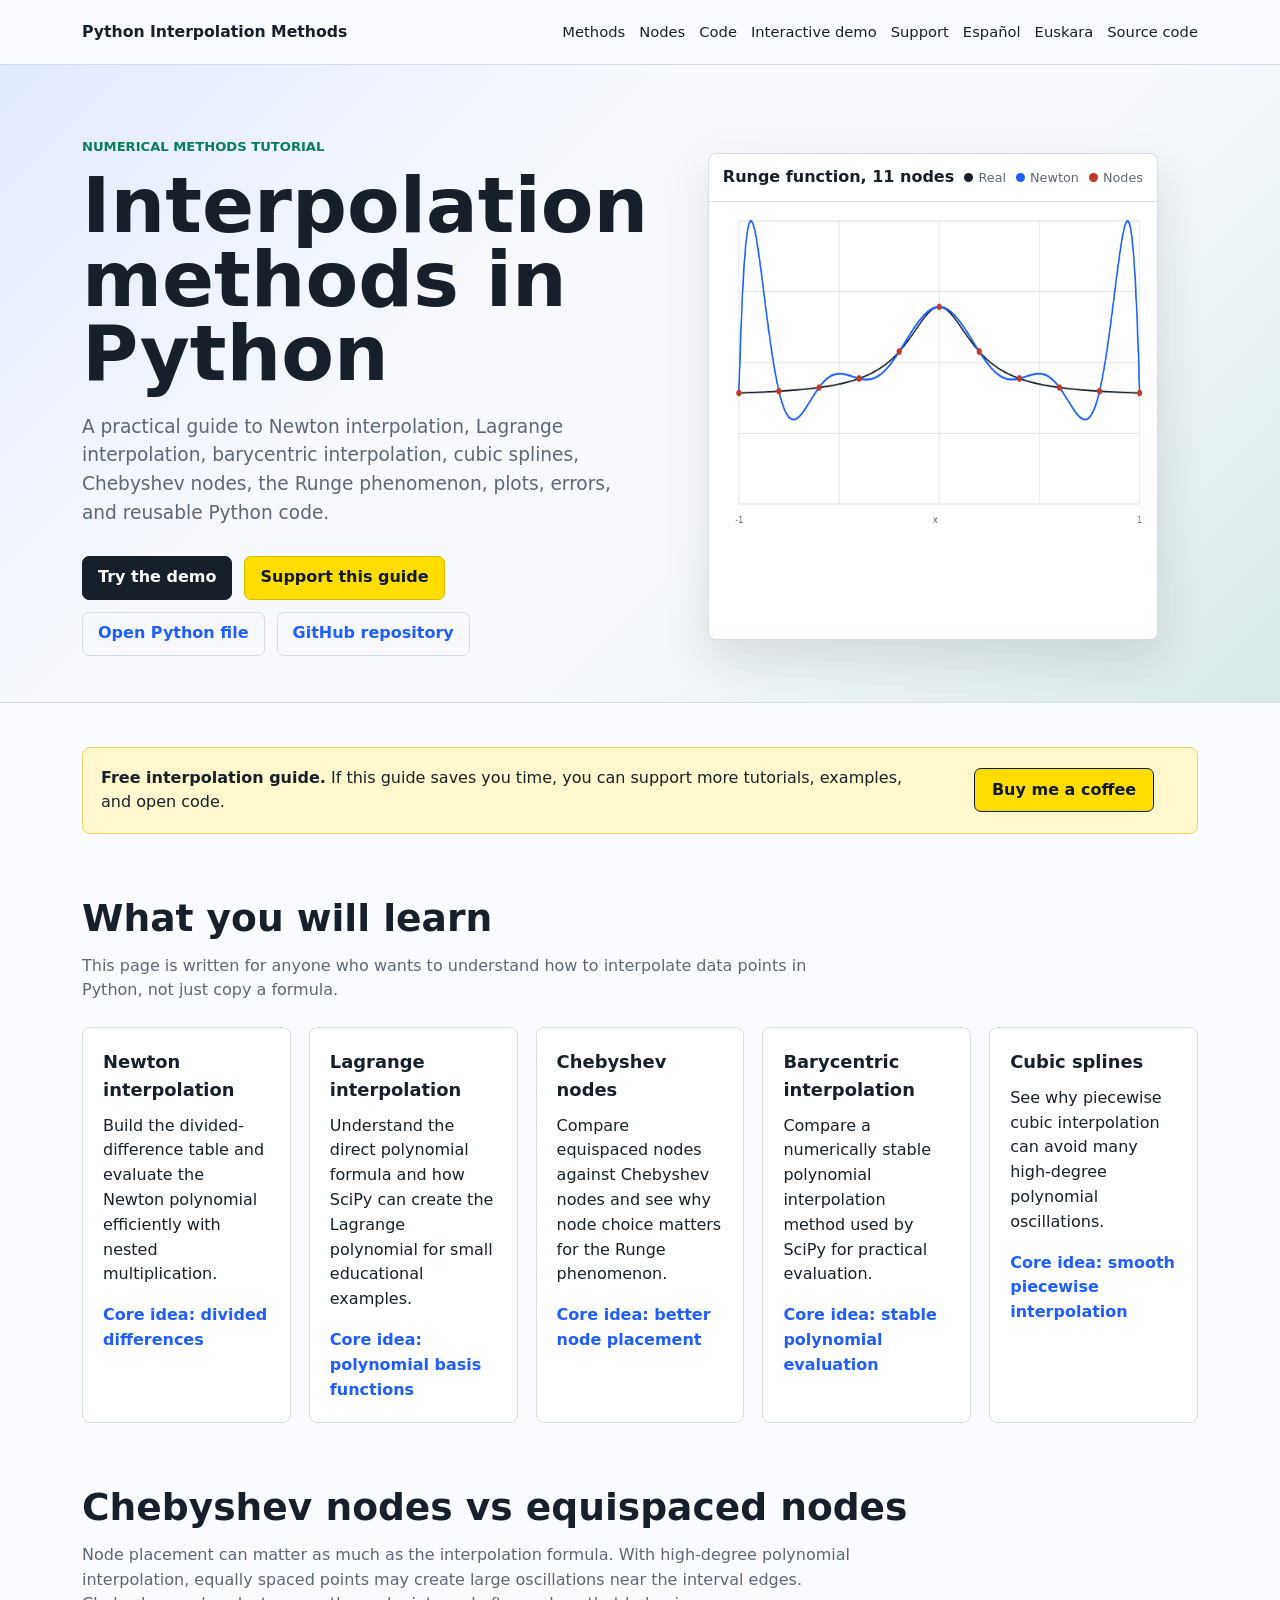
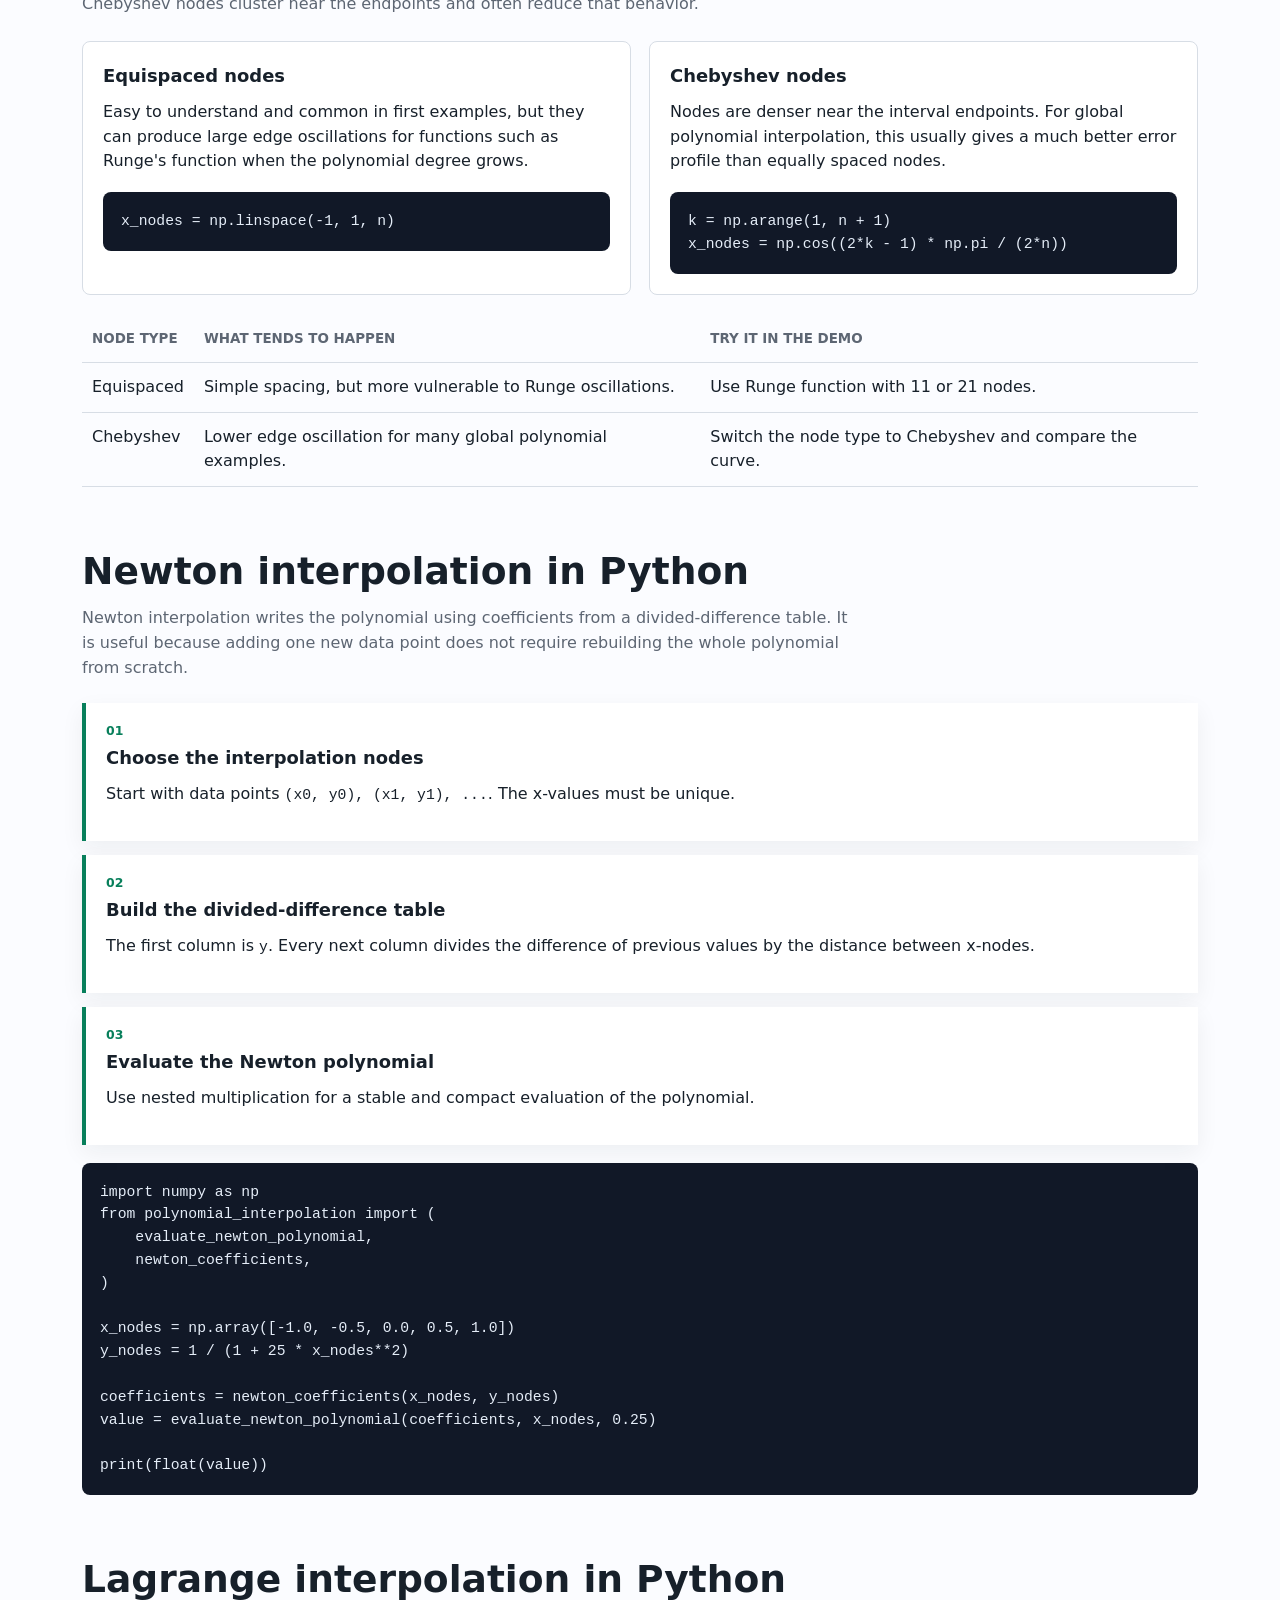
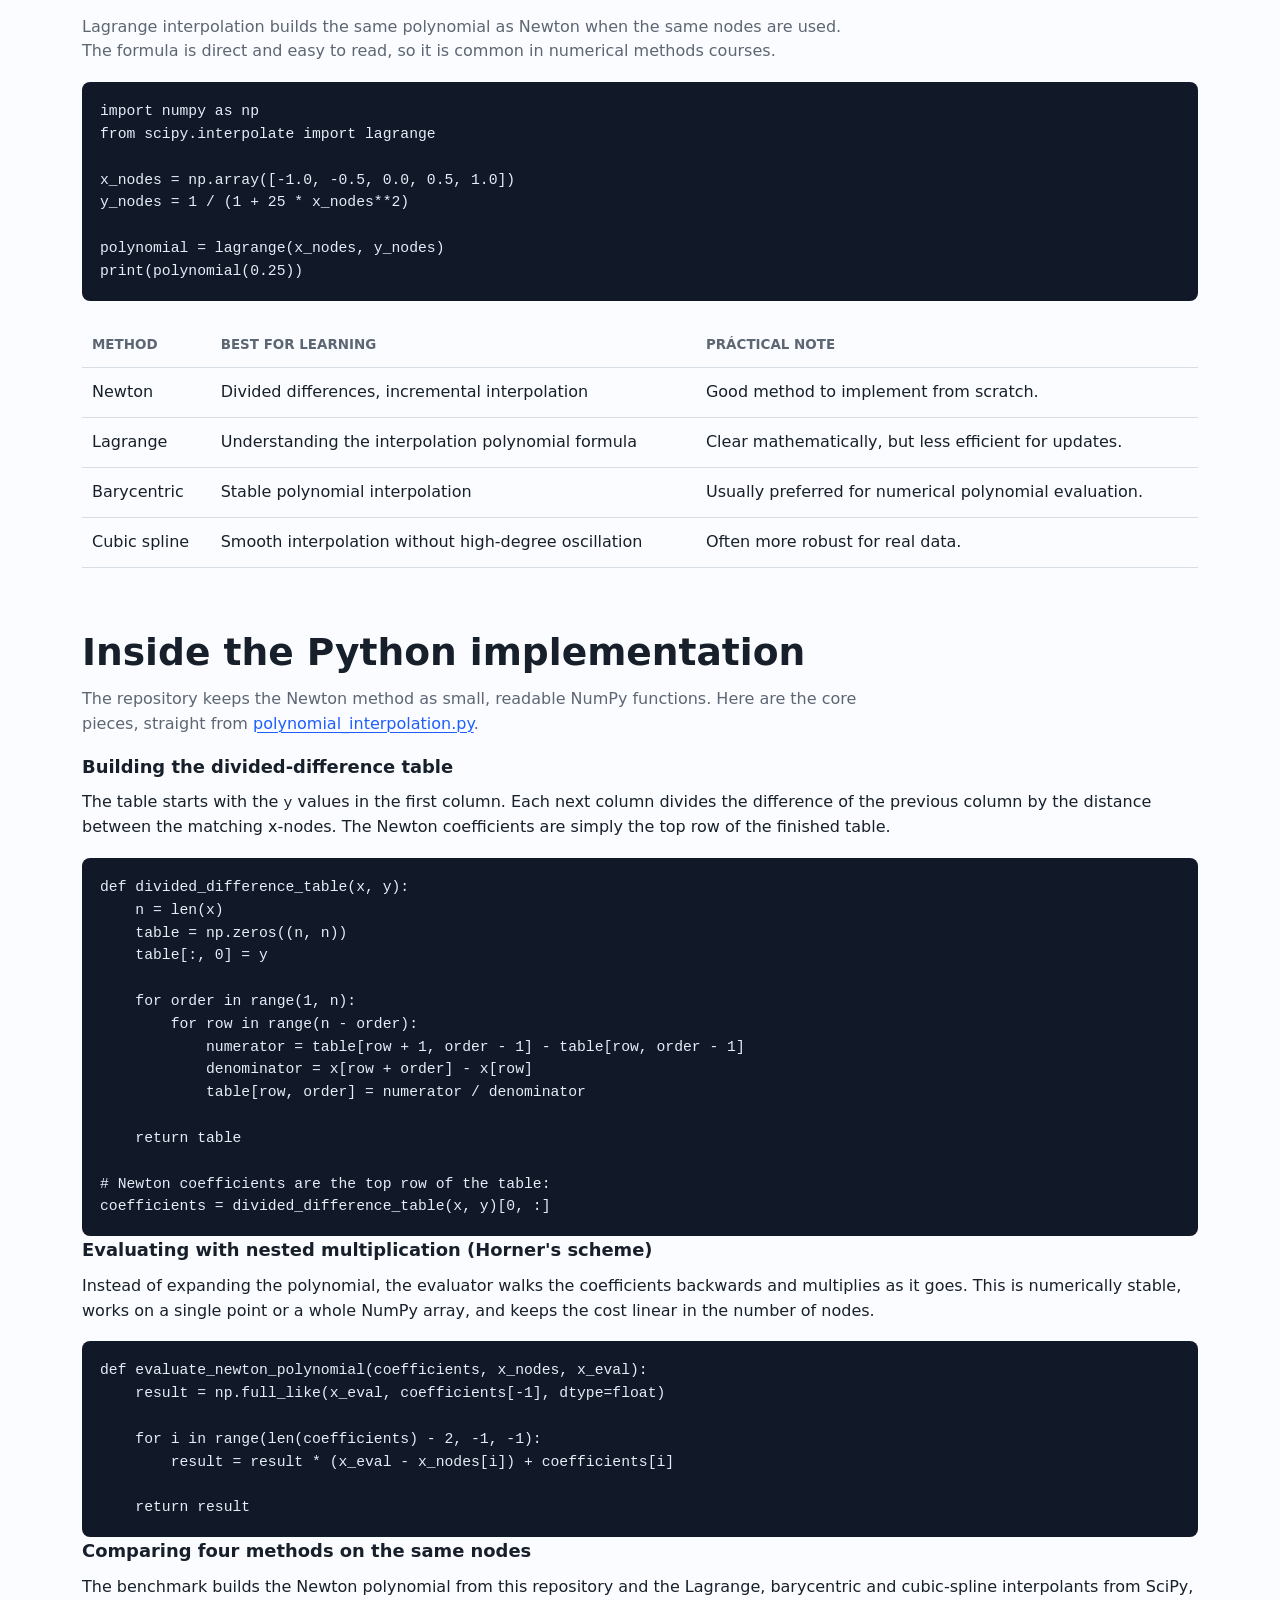
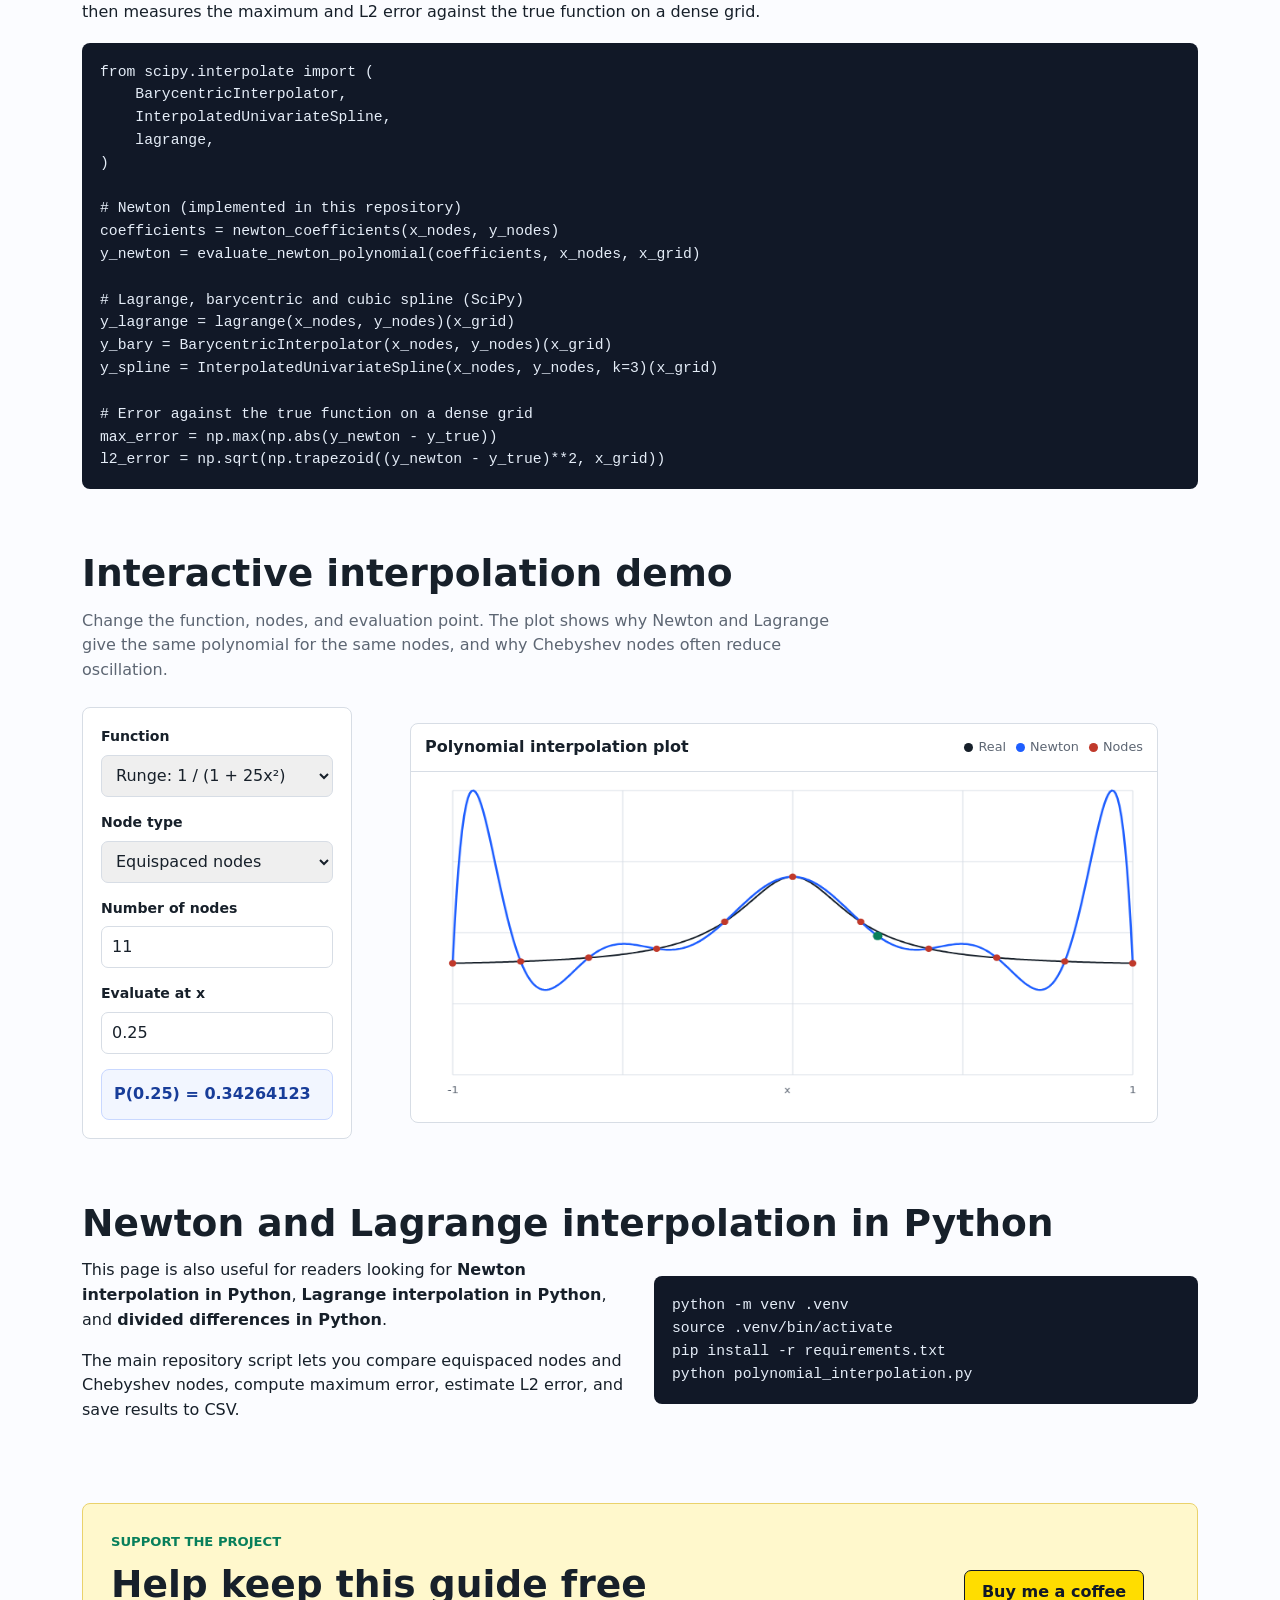
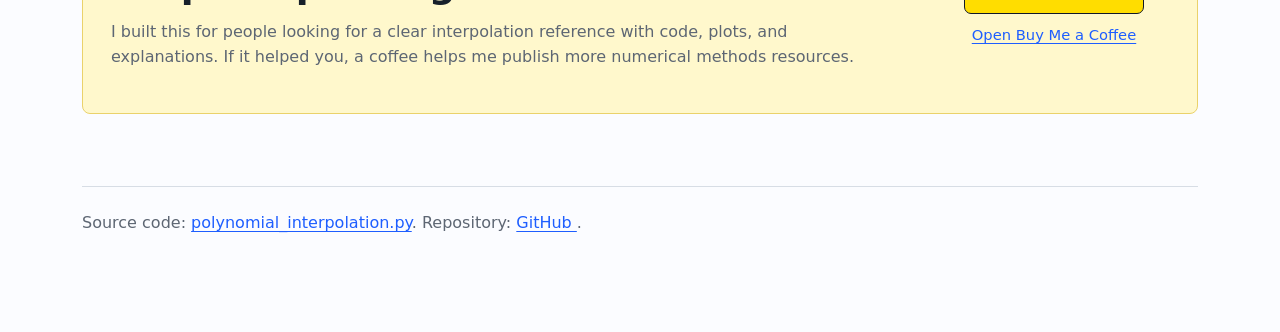
<file: index.html>
<!doctype html>
<html lang="en">
  <head>
    <meta charset="utf-8" />
    <meta name="viewport" content="width=device-width, initial-scale=1" />
    <title>Interpolation Methods in Python | Newton, Lagrange, Splines</title>
    <meta
      name="description"
      content="Learn interpolation methods in Python: Newton, Lagrange, barycentric interpolation, cubic splines, divided differences, Chebyshev nodes, plots, and source code."
    />
    <meta
      name="keywords"
      content="Newton interpolation Python, Lagrange interpolation Python, barycentric interpolation Python, cubic splines Python, divided differences Python, polynomial interpolation Python, Chebyshev nodes Python, Runge phenomenon, numerical methods Python, SciPy interpolation"
    />
    <meta name="author" content="Jon Ramos" />
    <meta name="robots" content="index, follow, max-image-preview:large" />
    <link
      rel="canonical"
      href="https://jonramos.dev/newton-lagrange-interpolation-python/index.html"
    />
    <link
      rel="alternate"
      hreflang="en"
      href="https://jonramos.dev/newton-lagrange-interpolation-python/index.html"
    />
    <link
      rel="alternate"
      hreflang="es"
      href="https://jonramos.dev/newton-lagrange-interpolation-python/index-es.html"
    />
    <link
      rel="alternate"
      hreflang="eu"
      href="https://jonramos.dev/newton-lagrange-interpolation-python/index-eu.html"
    />
    <link
      rel="alternate"
      hreflang="x-default"
      href="https://jonramos.dev/newton-lagrange-interpolation-python/index.html"
    />
    <meta property="og:type" content="website" />
    <meta property="og:title" content="Interpolation Methods in Python" />
    <meta
      property="og:description"
      content="A practical guide to Newton, Lagrange, barycentric interpolation, cubic splines, Chebyshev nodes, and the Runge phenomenon."
    />
    <meta name="twitter:card" content="summary_large_image" />
    <meta name="twitter:title" content="Interpolation Methods in Python" />
    <meta
      name="twitter:description"
      content="Learn Newton, Lagrange, barycentric interpolation and cubic splines in Python with interactive examples."
    />
    <script type="application/ld+json">
      {
        "@context": "https://schema.org",
        "@type": "SoftwareSourceCode",
        "name": "Interpolation Methods in Python",
        "description": "Practical guide and Python source code for Newton interpolation, Lagrange interpolation, barycentric interpolation, cubic splines, divided differences, Chebyshev nodes and the Runge phenomenon.",
        "programmingLanguage": "Python",
        "learningResourceType": "Tutorial",
        "keywords": [
          "Newton interpolation Python",
          "Lagrange interpolation Python",
          "barycentric interpolation Python",
          "cubic splines Python",
          "divided differences Python",
          "polynomial interpolation",
          "Chebyshev nodes",
          "Runge phenomenon"
        ],
        "codeRepository": "https://github.com/jramosg/newton-interpolation-method-python"
      }
    </script>
    <link rel="stylesheet" href="styles.css" />
  </head>
  <body>
    <header>
      <nav aria-label="Main navigation">
        <strong>Python Interpolation Methods</strong>
        <div>
          <a href="#methods">Methods</a>
          <a href="#nodes">Nodes</a>
          <a href="#implementation">Code</a>
          <a href="#demo">Interactive demo</a>
          <a href="#support">Support</a>
          <a href="index-es.html" lang="es">Español</a>
          <a href="index-eu.html" lang="eu">Euskara</a>
          <a href="polynomial_interpolation.py">Source code</a>
        </div>
      </nav>
    </header>

    <div class="hero">
      <div class="hero-inner">
        <div>
          <p class="eyebrow">Numerical methods tutorial</p>
          <h1>Interpolation methods in Python</h1>
          <p class="lead">
            A practical guide to Newton interpolation, Lagrange interpolation,
            barycentric interpolation, cubic splines, Chebyshev nodes, the Runge
            phenomenon, plots, errors, and reusable Python code.
          </p>
          <div class="hero-actions">
            <a class="button primary" href="#demo">Try the demo</a>
            <a class="button coffee-link" href="#support">
              Support this guide
            </a>
            <a class="button" href="polynomial_interpolation.py">
              Open Python file
            </a>
            <a
              class="button"
              href="https://github.com/jramosg/newton-interpolation-method-python"
            >
              GitHub repository
            </a>
          </div>
        </div>
        <figure class="hero-visual" aria-label="Interpolation plot preview">
          <div class="visual-toolbar">
            <strong>Runge function, 11 nodes</strong>
            <div class="legend">
              <span><i class="dot" style="background: #17202a"></i>Real</span>
              <span><i class="dot" style="background: #1e5eff"></i>Newton</span>
              <span><i class="dot" style="background: #c0392b"></i>Nodes</span>
            </div>
          </div>
          <canvas id="heroChart" width="720" height="420"></canvas>
        </figure>
      </div>
    </div>

    <main>
      <section class="support-strip" aria-label="Support this free guide">
        <div>
          <strong>Free interpolation guide.</strong>
          If this guide saves you time, you can support more tutorials,
          examples, and open code.
        </div>
        <div class="coffee-button">
          <a class="coffee-cta" href="https://www.buymeacoffee.com/jramosg">
            Buy me a coffee
          </a>
        </div>
      </section>

      <section id="methods" aria-labelledby="what">
        <h2 id="what">What you will learn</h2>
        <p class="section-lead">
          This page is written for anyone who wants to understand how to
          interpolate data points in Python, not just copy a formula.
        </p>
        <div class="grid">
          <article class="card">
            <h3>Newton interpolation</h3>
            <p>
              Build the divided-difference table and evaluate the Newton
              polynomial efficiently with nested multiplication.
            </p>
            <strong>Core idea: divided differences</strong>
          </article>
          <article class="card">
            <h3>Lagrange interpolation</h3>
            <p>
              Understand the direct polynomial formula and how SciPy can create
              the Lagrange polynomial for small educational examples.
            </p>
            <strong>Core idea: polynomial basis functions</strong>
          </article>
          <article class="card">
            <h3>Chebyshev nodes</h3>
            <p>
              Compare equispaced nodes against Chebyshev nodes and see why node
              choice matters for the Runge phenomenon.
            </p>
            <strong>Core idea: better node placement</strong>
          </article>
          <article class="card">
            <h3>Barycentric interpolation</h3>
            <p>
              Compare a numerically stable polynomial interpolation method used
              by SciPy for practical evaluation.
            </p>
            <strong>Core idea: stable polynomial evaluation</strong>
          </article>
          <article class="card">
            <h3>Cubic splines</h3>
            <p>
              See why piecewise cubic interpolation can avoid many high-degree
              polynomial oscillations.
            </p>
            <strong>Core idea: smooth piecewise interpolation</strong>
          </article>
        </div>
      </section>

      <section id="nodes" aria-labelledby="nodes-title">
        <h2 id="nodes-title">Chebyshev nodes vs equispaced nodes</h2>
        <p class="section-lead">
          Node placement can matter as much as the interpolation formula. With
          high-degree polynomial interpolation, equally spaced points may create
          large oscillations near the interval edges. Chebyshev nodes cluster
          near the endpoints and often reduce that behavior.
        </p>
        <div class="comparison-grid">
          <article class="card">
            <h3>Equispaced nodes</h3>
            <p>
              Easy to understand and common in first examples, but they can
              produce large edge oscillations for functions such as Runge's
              function when the polynomial degree grows.
            </p>
            <pre><code>x_nodes = np.linspace(-1, 1, n)</code></pre>
          </article>
          <article class="card">
            <h3>Chebyshev nodes</h3>
            <p>
              Nodes are denser near the interval endpoints. For global
              polynomial interpolation, this usually gives a much better error
              profile than equally spaced nodes.
            </p>
            <pre><code>k = np.arange(1, n + 1)
x_nodes = np.cos((2*k - 1) * np.pi / (2*n))</code></pre>
          </article>
        </div>
        <table>
          <thead>
            <tr>
              <th>Node type</th>
              <th>What tends to happen</th>
              <th>Try it in the demo</th>
            </tr>
          </thead>
          <tbody>
            <tr>
              <td>Equispaced</td>
              <td>
                Simple spacing, but more vulnerable to Runge oscillations.
              </td>
              <td>Use Runge function with 11 or 21 nodes.</td>
            </tr>
            <tr>
              <td>Chebyshev</td>
              <td>
                Lower edge oscillation for many global polynomial examples.
              </td>
              <td>Switch the node type to Chebyshev and compare the curve.</td>
            </tr>
          </tbody>
        </table>
      </section>

      <section id="newton" aria-labelledby="newton-title">
        <h2 id="newton-title">Newton interpolation in Python</h2>
        <p class="section-lead">
          Newton interpolation writes the polynomial using coefficients from a
          divided-difference table. It is useful because adding one new data
          point does not require rebuilding the whole polynomial from scratch.
        </p>
        <div class="steps">
          <article class="step">
            <h3>Choose the interpolation nodes</h3>
            <p>
              Start with data points <code>(x0, y0), (x1, y1), ...</code>. The
              x-values must be unique.
            </p>
          </article>
          <article class="step">
            <h3>Build the divided-difference table</h3>
            <p>
              The first column is <code>y</code>. Every next column divides the
              difference of previous values by the distance between x-nodes.
            </p>
          </article>
          <article class="step">
            <h3>Evaluate the Newton polynomial</h3>
            <p>
              Use nested multiplication for a stable and compact evaluation of
              the polynomial.
            </p>
          </article>
        </div>
        <pre><code>import numpy as np
from polynomial_interpolation import (
    evaluate_newton_polynomial,
    newton_coefficients,
)

x_nodes = np.array([-1.0, -0.5, 0.0, 0.5, 1.0])
y_nodes = 1 / (1 + 25 * x_nodes**2)

coefficients = newton_coefficients(x_nodes, y_nodes)
value = evaluate_newton_polynomial(coefficients, x_nodes, 0.25)

print(float(value))</code></pre>
      </section>

      <section id="lagrange" aria-labelledby="lagrange-title">
        <h2 id="lagrange-title">Lagrange interpolation in Python</h2>
        <p class="section-lead">
          Lagrange interpolation builds the same polynomial as Newton when the
          same nodes are used. The formula is direct and easy to read, so it is
          common in numerical methods courses.
        </p>
        <pre><code>import numpy as np
from scipy.interpolate import lagrange

x_nodes = np.array([-1.0, -0.5, 0.0, 0.5, 1.0])
y_nodes = 1 / (1 + 25 * x_nodes**2)

polynomial = lagrange(x_nodes, y_nodes)
print(polynomial(0.25))</code></pre>
        <table>
          <thead>
            <tr>
              <th>Method</th>
              <th>Best for learning</th>
              <th>Práctical note</th>
            </tr>
          </thead>
          <tbody>
            <tr>
              <td>Newton</td>
              <td>Divided differences, incremental interpolation</td>
              <td>Good method to implement from scratch.</td>
            </tr>
            <tr>
              <td>Lagrange</td>
              <td>Understanding the interpolation polynomial formula</td>
              <td>Clear mathematically, but less efficient for updates.</td>
            </tr>
            <tr>
              <td>Barycentric</td>
              <td>Stable polynomial interpolation</td>
              <td>Usually preferred for numerical polynomial evaluation.</td>
            </tr>
            <tr>
              <td>Cubic spline</td>
              <td>Smooth interpolation without high-degree oscillation</td>
              <td>Often more robust for real data.</td>
            </tr>
          </tbody>
        </table>
      </section>

      <section id="implementation" aria-labelledby="implementation-title">
        <h2 id="implementation-title">Inside the Python implementation</h2>
        <p class="section-lead">
          The repository keeps the Newton method as small, readable NumPy
          functions. Here are the core pieces, straight from
          <a href="polynomial_interpolation.py">polynomial_interpolation.py</a>.
        </p>

        <h3>Building the divided-difference table</h3>
        <p>
          The table starts with the <code>y</code> values in the first column.
          Each next column divides the difference of the previous column by the
          distance between the matching x-nodes. The Newton coefficients are
          simply the top row of the finished table.
        </p>
        <pre><code>def divided_difference_table(x, y):
    n = len(x)
    table = np.zeros((n, n))
    table[:, 0] = y

    for order in range(1, n):
        for row in range(n - order):
            numerator = table[row + 1, order - 1] - table[row, order - 1]
            denominator = x[row + order] - x[row]
            table[row, order] = numerator / denominator

    return table

# Newton coefficients are the top row of the table:
coefficients = divided_difference_table(x, y)[0, :]</code></pre>

        <h3>Evaluating with nested multiplication (Horner's scheme)</h3>
        <p>
          Instead of expanding the polynomial, the evaluator walks the
          coefficients backwards and multiplies as it goes. This is numerically
          stable, works on a single point or a whole NumPy array, and keeps the
          cost linear in the number of nodes.
        </p>
        <pre><code>def evaluate_newton_polynomial(coefficients, x_nodes, x_eval):
    result = np.full_like(x_eval, coefficients[-1], dtype=float)

    for i in range(len(coefficients) - 2, -1, -1):
        result = result * (x_eval - x_nodes[i]) + coefficients[i]

    return result</code></pre>

        <h3>Comparing four methods on the same nodes</h3>
        <p>
          The benchmark builds the Newton polynomial from this repository and
          the Lagrange, barycentric and cubic-spline interpolants from SciPy,
          then measures the maximum and L2 error against the true function on a
          dense grid.
        </p>
        <pre><code>from scipy.interpolate import (
    BarycentricInterpolator,
    InterpolatedUnivariateSpline,
    lagrange,
)

# Newton (implemented in this repository)
coefficients = newton_coefficients(x_nodes, y_nodes)
y_newton = evaluate_newton_polynomial(coefficients, x_nodes, x_grid)

# Lagrange, barycentric and cubic spline (SciPy)
y_lagrange = lagrange(x_nodes, y_nodes)(x_grid)
y_bary = BarycentricInterpolator(x_nodes, y_nodes)(x_grid)
y_spline = InterpolatedUnivariateSpline(x_nodes, y_nodes, k=3)(x_grid)

# Error against the true function on a dense grid
max_error = np.max(np.abs(y_newton - y_true))
l2_error = np.sqrt(np.trapezoid((y_newton - y_true)**2, x_grid))</code></pre>
      </section>

      <section id="demo" aria-labelledby="demo-title">
        <h2 id="demo-title">Interactive interpolation demo</h2>
        <p class="section-lead">
          Change the function, nodes, and evaluation point. The plot shows why
          Newton and Lagrange give the same polynomial for the same nodes, and
          why Chebyshev nodes often reduce oscillation.
        </p>
        <div class="demo">
          <aside class="controls" aria-label="Interpolation controls">
            <div class="field">
              <label for="functionSelect">Function</label>
              <select id="functionSelect">
                <option value="runge">Runge: 1 / (1 + 25x²)</option>
                <option value="sin">sin(x)</option>
                <option value="gaussian">exp(-20x²)</option>
              </select>
            </div>
            <div class="field">
              <label for="nodeSelect">Node type</label>
              <select id="nodeSelect">
                <option value="equispaced">Equispaced nodes</option>
                <option value="chebyshev">Chebyshev nodes</option>
              </select>
            </div>
            <div class="field">
              <label for="countInput">Number of nodes</label>
              <input
                id="countInput"
                type="number"
                min="3"
                max="25"
                value="11"
              />
            </div>
            <div class="field">
              <label for="pointInput">Evaluate at x</label>
              <input
                id="pointInput"
                type="number"
                min="-1"
                max="1"
                step="0.05"
                value="0.25"
              />
            </div>
            <div class="result" id="demoResult">P(0.25) = ...</div>
          </aside>
          <figure class="wide-visual">
            <div class="visual-toolbar">
              <strong>Polynomial interpolation plot</strong>
              <div class="legend">
                <span><i class="dot" style="background: #17202a"></i>Real</span>
                <span
                  ><i class="dot" style="background: #1e5eff"></i>Newton</span
                >
                <span
                  ><i class="dot" style="background: #c0392b"></i>Nodes</span
                >
              </div>
            </div>
            <canvas id="demoChart" width="860" height="430"></canvas>
          </figure>
        </div>
      </section>

      <section id="spanish" aria-labelledby="spanish-title">
        <h2 id="spanish-title">Newton and Lagrange interpolation in Python</h2>
        <div class="split">
          <div>
            <p>
              This page is also useful for readers looking for
              <strong>Newton interpolation in Python</strong>,
              <strong>Lagrange interpolation in Python</strong>, and
              <strong>divided differences in Python</strong>.
            </p>
            <p>
              The main repository script lets you compare equispaced nodes and
              Chebyshev nodes, compute maximum error, estimate L2 error, and
              save results to CSV.
            </p>
          </div>
          <div>
            <pre><code>python -m venv .venv
source .venv/bin/activate
pip install -r requirements.txt
python polynomial_interpolation.py</code></pre>
          </div>
        </div>
      </section>

      <section
        id="support"
        class="support-panel"
        aria-labelledby="support-title"
      >
        <div>
          <p class="eyebrow">Support the project</p>
          <h2 id="support-title">Help keep this guide free</h2>
          <p class="section-lead">
            I built this for people looking for a clear interpolation reference
            with code, plots, and explanations. If it helped you, a coffee helps
            me publish more numerical methods resources.
          </p>
        </div>
        <div class="coffee-button">
          <a class="coffee-cta" href="https://www.buymeacoffee.com/jramosg">
            Buy me a coffee
          </a>
          <p>
            <a href="https://www.buymeacoffee.com/jramosg">
              Open Buy Me a Coffee
            </a>
          </p>
        </div>
      </section>

      <footer>
        <p>
          Source code:
          <a href="polynomial_interpolation.py">polynomial_interpolation.py</a>.
          Repository:
          <a
            href="https://github.com/jramosg/newton-interpolation-method-python"
          >
            GitHub </a
          >.
        </p>
      </footer>
    </main>

    <script src="app.js" defer></script>
    <script
      data-name="BMC-Widget"
      data-cfasync="false"
      src="https://cdnjs.buymeacoffee.com/1.0.0/widget.prod.min.js"
      data-id="jramosg"
      data-description="Support me on Buy Me a Coffee!"
      data-message=""
      data-color="#FFDD00"
      data-position="Right"
      data-x_margin="18"
      data-y_margin="18"
    ></script>
  </body>
</html>
</file>
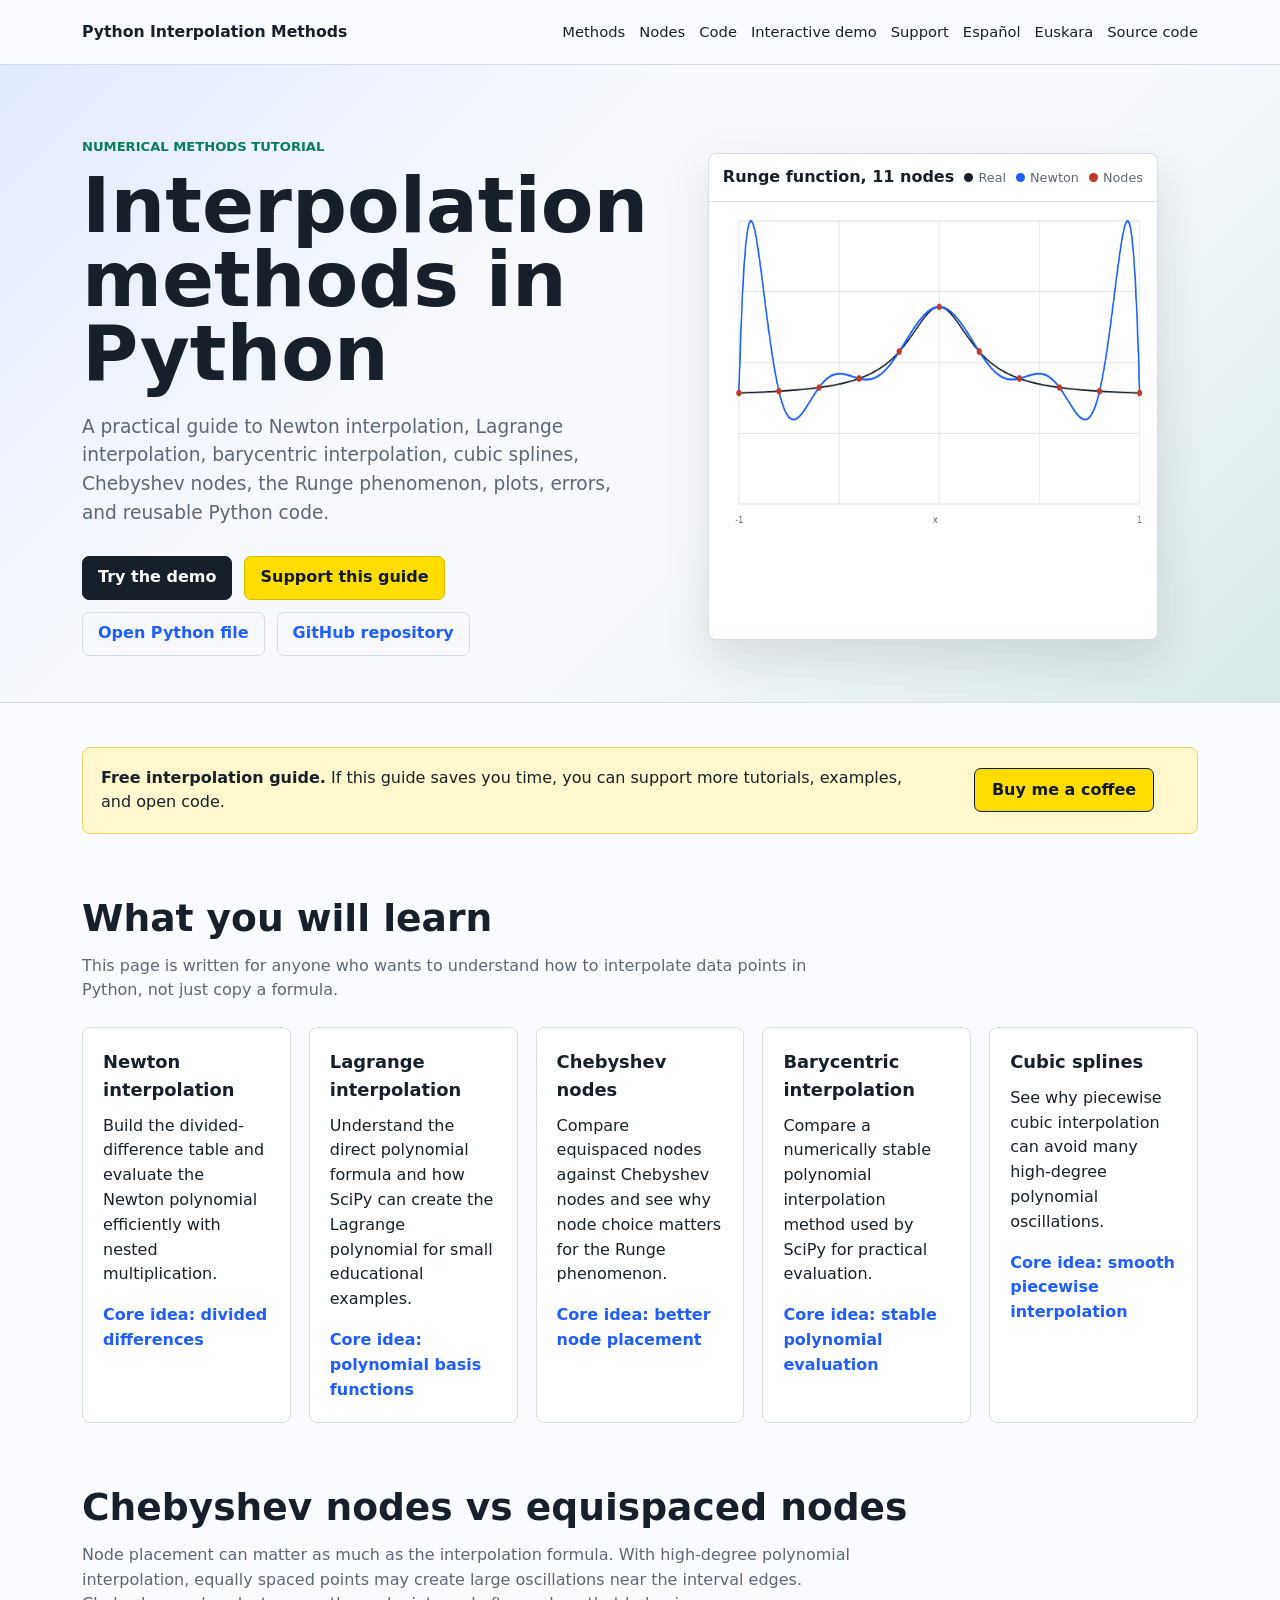
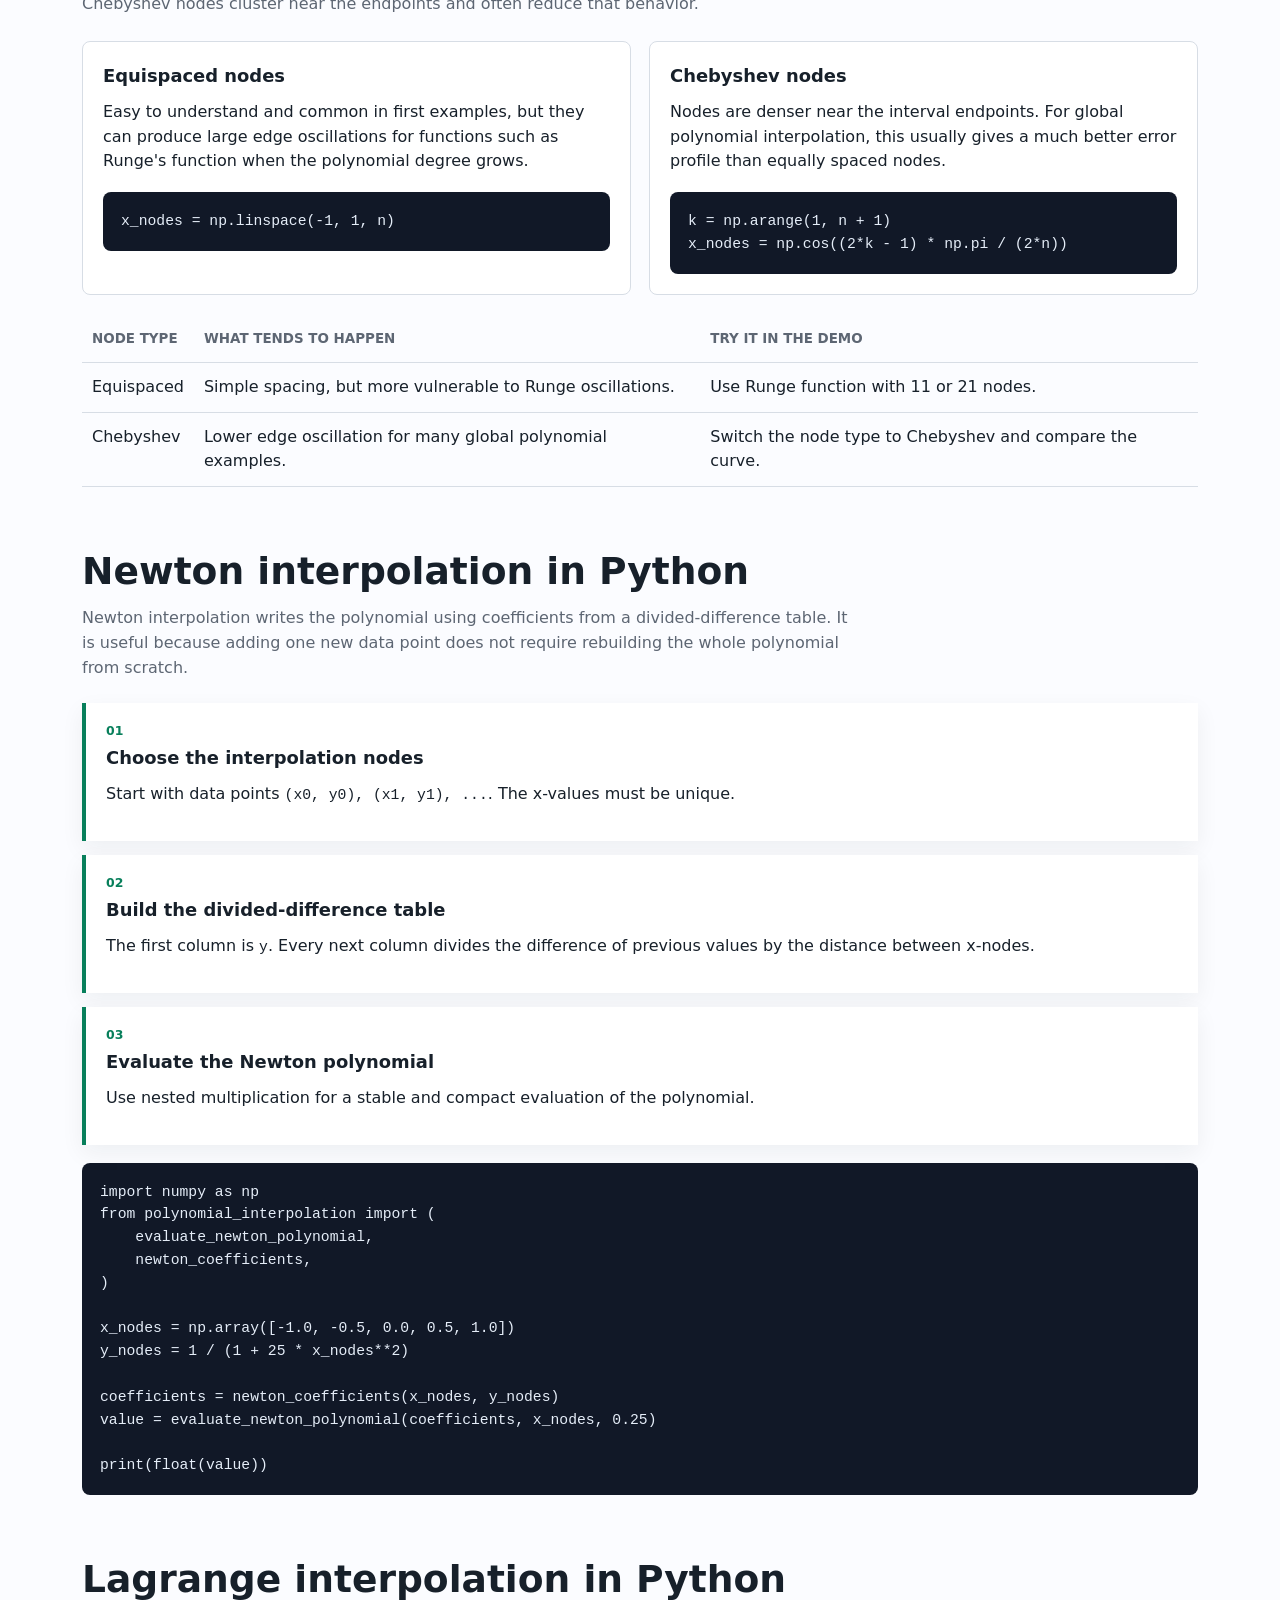
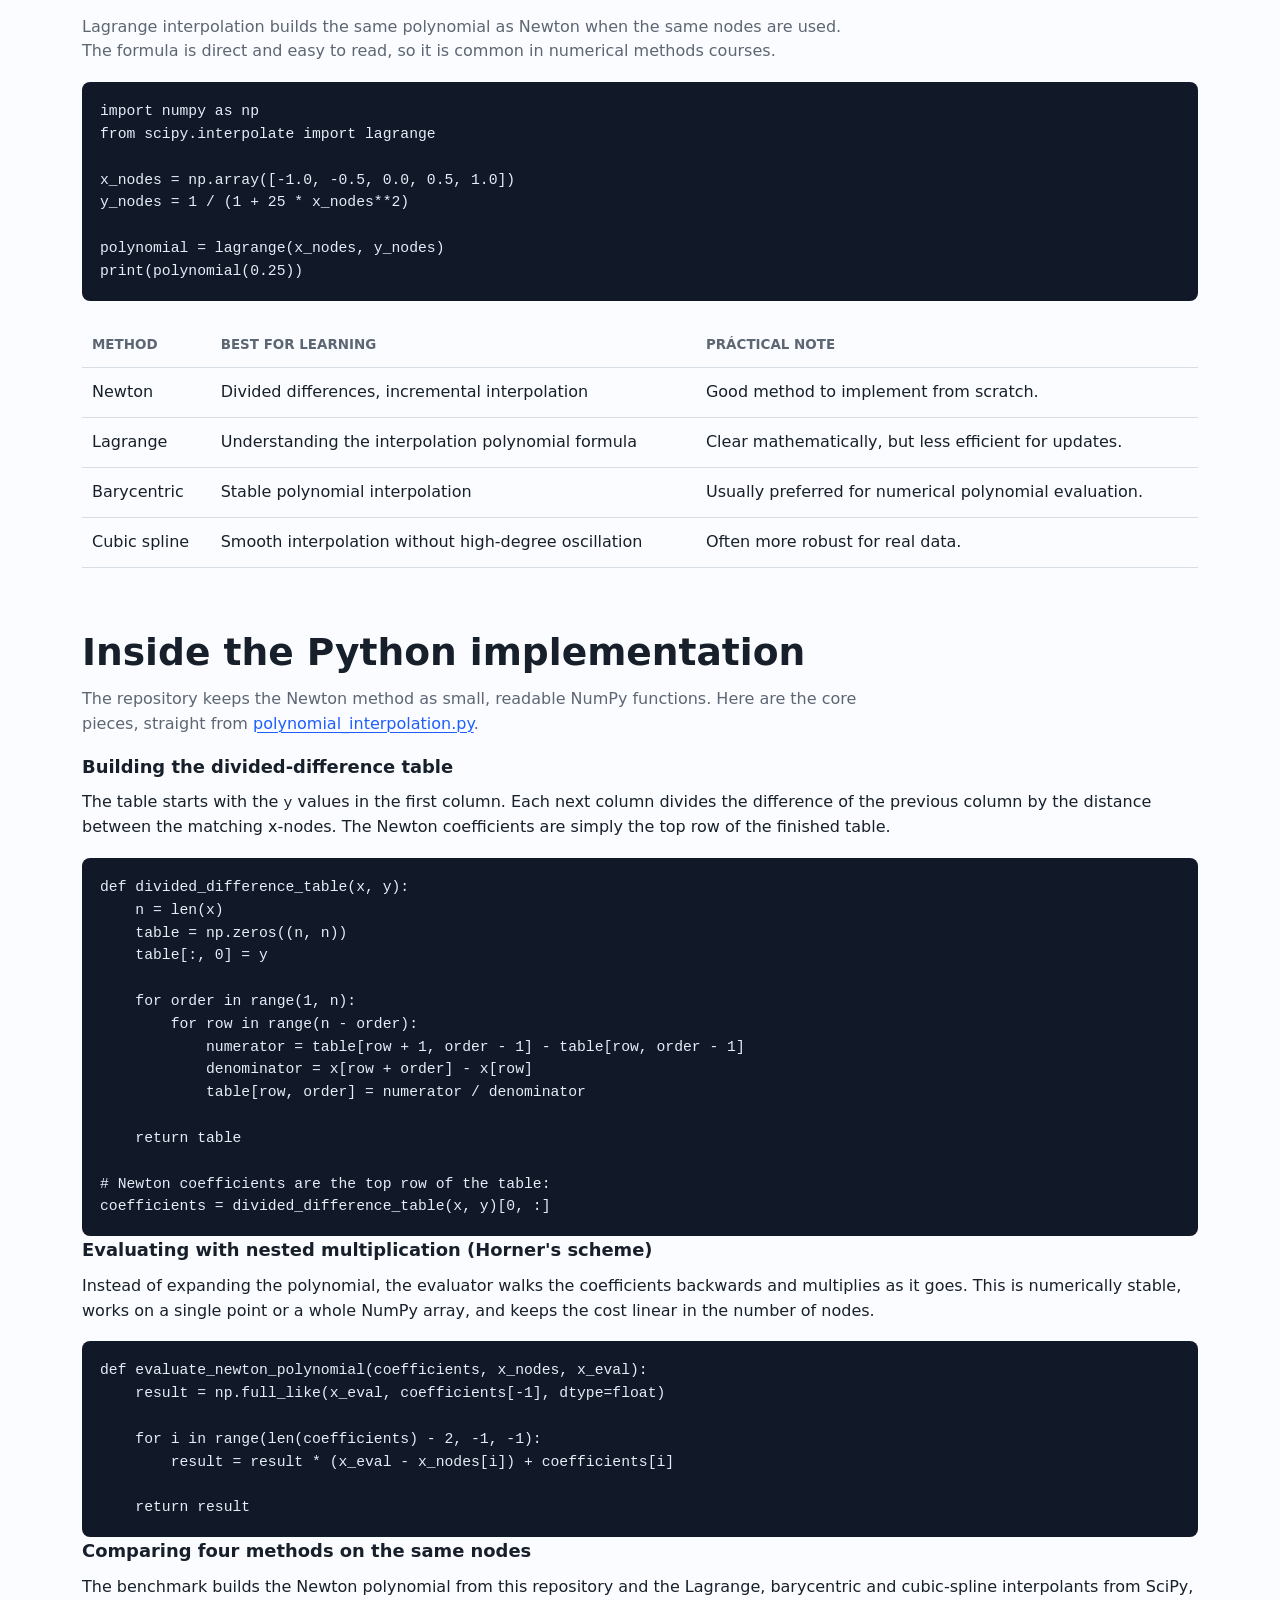
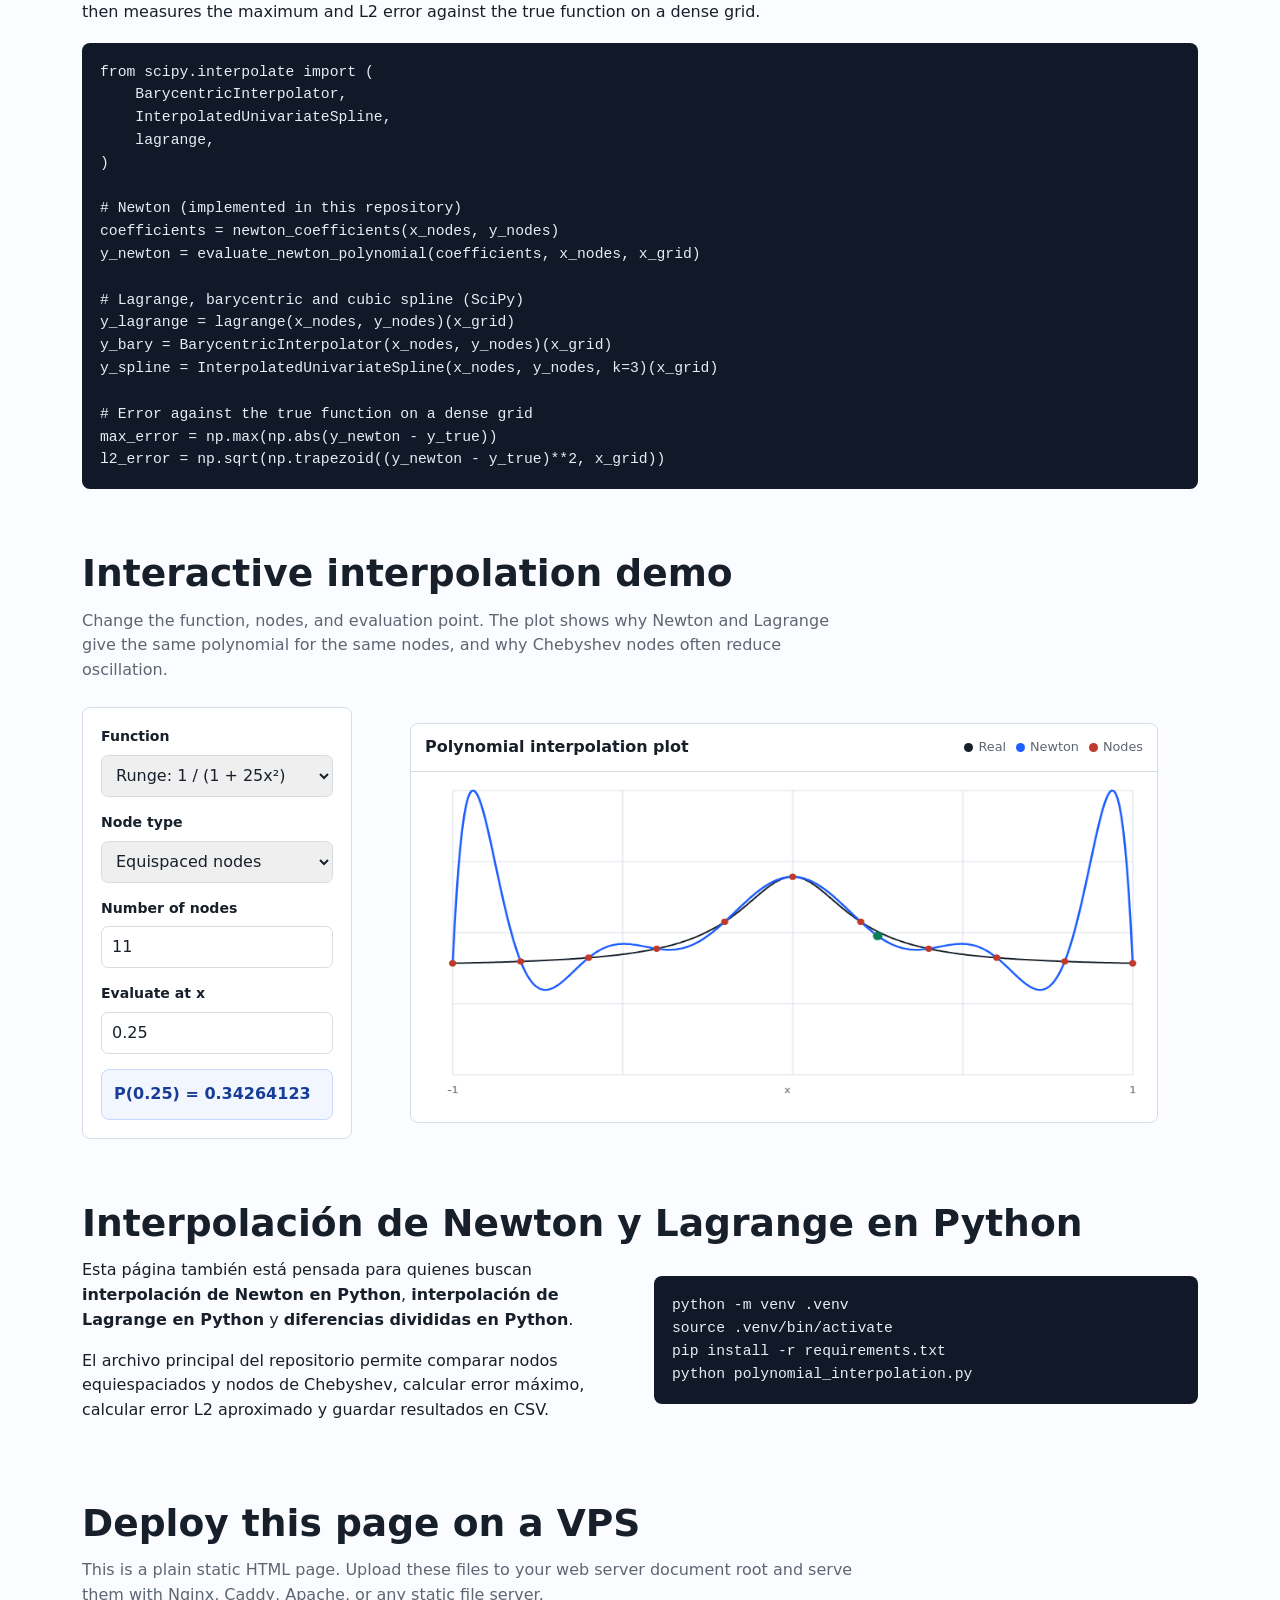
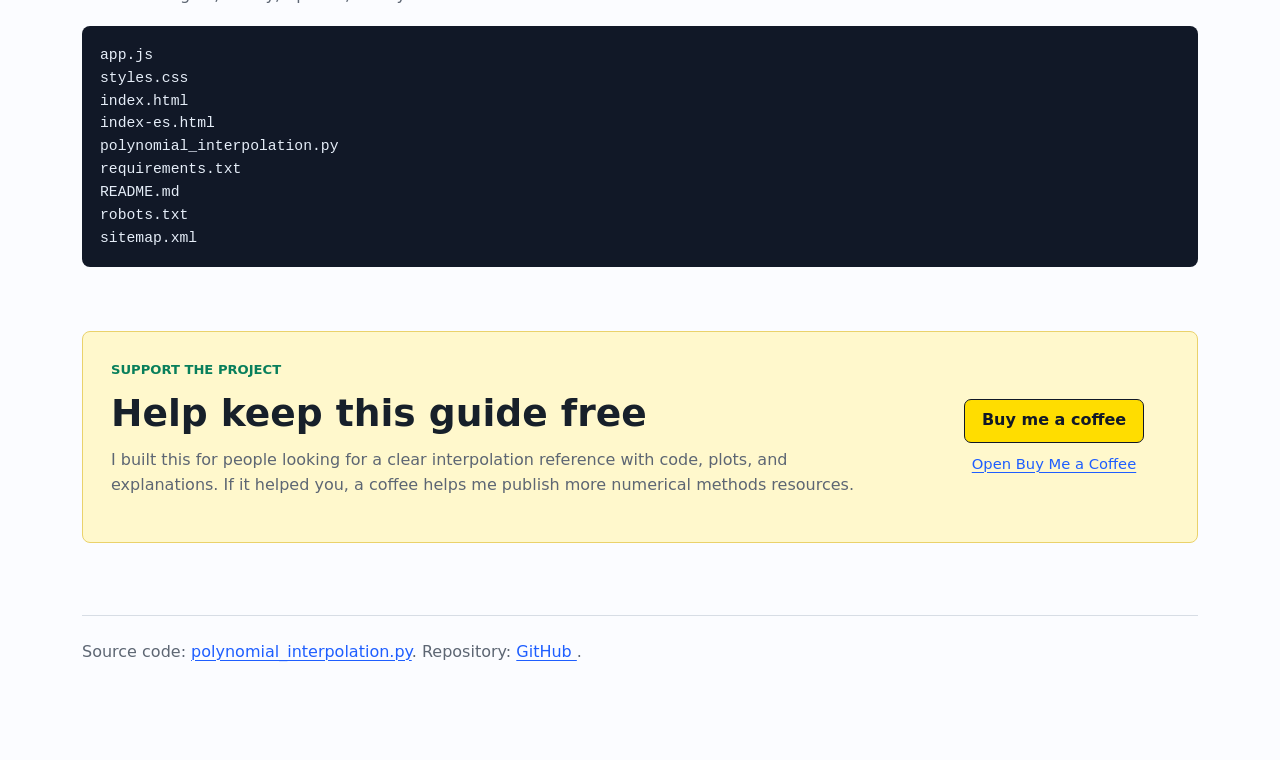
<file: web/index.html>
<!doctype html>
<html lang="en">
  <head>
    <meta charset="utf-8">
    <meta name="viewport" content="width=device-width, initial-scale=1">
    <title>Interpolation Methods in Python | Newton, Lagrange, Splines</title>
    <meta
      name="description"
      content="Learn interpolation methods in Python: Newton, Lagrange, barycentric interpolation, cubic splines, divided differences, Chebyshev nodes, plots, and source code."
    >
    <meta
      name="keywords"
      content="Newton interpolation Python, Lagrange interpolation Python, barycentric interpolation Python, cubic splines Python, divided differences Python, polynomial interpolation Python, Chebyshev nodes Python, Runge phenomenon, numerical methods Python, SciPy interpolation"
    >
    <meta name="author" content="Jon Ramos">
    <meta name="robots" content="index, follow, max-image-preview:large">
    <link
      rel="canonical"
      href="https://jonramos.dev/newton-lagrange-interpolation-python/index.html"
    >
    <link
      rel="alternate"
      hreflang="en"
      href="https://jonramos.dev/newton-lagrange-interpolation-python/index.html"
    >
    <link
      rel="alternate"
      hreflang="es"
      href="https://jonramos.dev/newton-lagrange-interpolation-python/index-es.html"
    >
    <link
      rel="alternate"
      hreflang="eu"
      href="https://jonramos.dev/newton-lagrange-interpolation-python/index-eu.html"
    >
    <link
      rel="alternate"
      hreflang="x-default"
      href="https://jonramos.dev/newton-lagrange-interpolation-python/index.html"
    >
    <meta property="og:type" content="website">
    <meta
      property="og:title"
      content="Interpolation Methods in Python"
    >
    <meta
      property="og:description"
      content="A practical guide to Newton, Lagrange, barycentric interpolation, cubic splines, Chebyshev nodes, and the Runge phenomenon."
    >
    <meta name="twitter:card" content="summary_large_image">
    <meta
      name="twitter:title"
      content="Interpolation Methods in Python"
    >
    <meta
      name="twitter:description"
      content="Learn Newton, Lagrange, barycentric interpolation and cubic splines in Python with interactive examples."
    >
    <script type="application/ld+json">
      {
        "@context": "https://schema.org",
        "@type": "SoftwareSourceCode",
        "name": "Interpolation Methods in Python",
        "description": "Practical guide and Python source code for Newton interpolation, Lagrange interpolation, barycentric interpolation, cubic splines, divided differences, Chebyshev nodes and the Runge phenomenon.",
        "programmingLanguage": "Python",
        "learningResourceType": "Tutorial",
        "keywords": [
          "Newton interpolation Python",
          "Lagrange interpolation Python",
          "barycentric interpolation Python",
          "cubic splines Python",
          "divided differences Python",
          "polynomial interpolation",
          "Chebyshev nodes",
          "Runge phenomenon"
        ],
        "codeRepository": "https://github.com/jramosg/newton-interpolation-method-python"
      }
    </script>
    <link rel="stylesheet" href="styles.css">
  </head>
  <body>
    <header>
      <nav aria-label="Main navigation">
        <strong>Python Interpolation Methods</strong>
        <div>
          <a href="#methods">Methods</a>
          <a href="#nodes">Nodes</a>
          <a href="#implementation">Code</a>
          <a href="#demo">Interactive demo</a>
          <a href="#support">Support</a>
          <a href="index-es.html" lang="es">Español</a>
          <a href="index-eu.html" lang="eu">Euskara</a>
          <a href="polynomial_interpolation.py">Source code</a>
        </div>
      </nav>
    </header>

    <div class="hero">
      <div class="hero-inner">
        <div>
          <p class="eyebrow">Numerical methods tutorial</p>
          <h1>Interpolation methods in Python</h1>
          <p class="lead">
            A practical guide to Newton interpolation, Lagrange
            interpolation, barycentric interpolation, cubic splines, Chebyshev
            nodes, the Runge phenomenon, plots, errors, and reusable Python
            code.
          </p>
          <div class="hero-actions">
            <a class="button primary" href="#demo">Try the demo</a>
            <a class="button coffee-link" href="#support">
              Support this guide
            </a>
            <a class="button" href="polynomial_interpolation.py">
              Open Python file
            </a>
            <a
              class="button"
              href="https://github.com/jramosg/newton-interpolation-method-python"
            >
              GitHub repository
            </a>
          </div>
        </div>
        <figure class="hero-visual" aria-label="Interpolation plot preview">
          <div class="visual-toolbar">
            <strong>Runge function, 11 nodes</strong>
            <div class="legend">
              <span><i class="dot" style="background:#17202a"></i>Real</span>
              <span><i class="dot" style="background:#1e5eff"></i>Newton</span>
              <span><i class="dot" style="background:#c0392b"></i>Nodes</span>
            </div>
          </div>
          <canvas id="heroChart" width="720" height="420"></canvas>
        </figure>
      </div>
    </div>

    <main>
      <section class="support-strip" aria-label="Support this free guide">
        <div>
          <strong>Free interpolation guide.</strong>
          If this guide saves you time, you can support more tutorials,
          examples, and open code.
        </div>
        <div class="coffee-button">
          <a class="coffee-cta" href="https://www.buymeacoffee.com/jramosg">
            Buy me a coffee
          </a>
        </div>
      </section>

      <section id="methods" aria-labelledby="what">
        <h2 id="what">What you will learn</h2>
        <p class="section-lead">
          This page is written for anyone who wants to understand how to
          interpolate data points in Python, not just copy a formula.
        </p>
        <div class="grid">
          <article class="card">
            <h3>Newton interpolation</h3>
            <p>
              Build the divided-difference table and evaluate the Newton
              polynomial efficiently with nested multiplication.
            </p>
            <strong>Core idea: divided differences</strong>
          </article>
          <article class="card">
            <h3>Lagrange interpolation</h3>
            <p>
              Understand the direct polynomial formula and how SciPy can create
              the Lagrange polynomial for small educational examples.
            </p>
            <strong>Core idea: polynomial basis functions</strong>
          </article>
          <article class="card">
            <h3>Chebyshev nodes</h3>
            <p>
              Compare equispaced nodes against Chebyshev nodes and see why node
              choice matters for the Runge phenomenon.
            </p>
            <strong>Core idea: better node placement</strong>
          </article>
          <article class="card">
            <h3>Barycentric interpolation</h3>
            <p>
              Compare a numerically stable polynomial interpolation method used
              by SciPy for practical evaluation.
            </p>
            <strong>Core idea: stable polynomial evaluation</strong>
          </article>
          <article class="card">
            <h3>Cubic splines</h3>
            <p>
              See why piecewise cubic interpolation can avoid many high-degree
              polynomial oscillations.
            </p>
            <strong>Core idea: smooth piecewise interpolation</strong>
          </article>
        </div>
      </section>

      <section id="nodes" aria-labelledby="nodes-title">
        <h2 id="nodes-title">Chebyshev nodes vs equispaced nodes</h2>
        <p class="section-lead">
          Node placement can matter as much as the interpolation formula. With
          high-degree polynomial interpolation, equally spaced points may create
          large oscillations near the interval edges. Chebyshev nodes cluster
          near the endpoints and often reduce that behavior.
        </p>
        <div class="comparison-grid">
          <article class="card">
            <h3>Equispaced nodes</h3>
            <p>
              Easy to understand and common in first examples, but they can
              produce large edge oscillations for functions such as Runge's
              function when the polynomial degree grows.
            </p>
            <pre><code>x_nodes = np.linspace(-1, 1, n)</code></pre>
          </article>
          <article class="card">
            <h3>Chebyshev nodes</h3>
            <p>
              Nodes are denser near the interval endpoints. For global
              polynomial interpolation, this usually gives a much better error
              profile than equally spaced nodes.
            </p>
            <pre><code>k = np.arange(1, n + 1)
x_nodes = np.cos((2*k - 1) * np.pi / (2*n))</code></pre>
          </article>
        </div>
        <table>
          <thead>
            <tr>
              <th>Node type</th>
              <th>What tends to happen</th>
              <th>Try it in the demo</th>
            </tr>
          </thead>
          <tbody>
            <tr>
              <td>Equispaced</td>
              <td>Simple spacing, but more vulnerable to Runge oscillations.</td>
              <td>Use Runge function with 11 or 21 nodes.</td>
            </tr>
            <tr>
              <td>Chebyshev</td>
              <td>Lower edge oscillation for many global polynomial examples.</td>
              <td>Switch the node type to Chebyshev and compare the curve.</td>
            </tr>
          </tbody>
        </table>
      </section>

      <section id="newton" aria-labelledby="newton-title">
        <h2 id="newton-title">Newton interpolation in Python</h2>
        <p class="section-lead">
          Newton interpolation writes the polynomial using coefficients from a
          divided-difference table. It is useful because adding one new data
          point does not require rebuilding the whole polynomial from scratch.
        </p>
        <div class="steps">
          <article class="step">
            <h3>Choose the interpolation nodes</h3>
            <p>
              Start with data points <code>(x0, y0), (x1, y1), ...</code>.
              The x-values must be unique.
            </p>
          </article>
          <article class="step">
            <h3>Build the divided-difference table</h3>
            <p>
              The first column is <code>y</code>. Every next column divides the
              difference of previous values by the distance between x-nodes.
            </p>
          </article>
          <article class="step">
            <h3>Evaluate the Newton polynomial</h3>
            <p>
              Use nested multiplication for a stable and compact evaluation of
              the polynomial.
            </p>
          </article>
        </div>
        <pre><code>import numpy as np
from polynomial_interpolation import (
    evaluate_newton_polynomial,
    newton_coefficients,
)

x_nodes = np.array([-1.0, -0.5, 0.0, 0.5, 1.0])
y_nodes = 1 / (1 + 25 * x_nodes**2)

coefficients = newton_coefficients(x_nodes, y_nodes)
value = evaluate_newton_polynomial(coefficients, x_nodes, 0.25)

print(float(value))</code></pre>
      </section>

      <section id="lagrange" aria-labelledby="lagrange-title">
        <h2 id="lagrange-title">Lagrange interpolation in Python</h2>
        <p class="section-lead">
          Lagrange interpolation builds the same polynomial as Newton when the
          same nodes are used. The formula is direct and easy to read, so it is
          common in numerical methods courses.
        </p>
        <pre><code>import numpy as np
from scipy.interpolate import lagrange

x_nodes = np.array([-1.0, -0.5, 0.0, 0.5, 1.0])
y_nodes = 1 / (1 + 25 * x_nodes**2)

polynomial = lagrange(x_nodes, y_nodes)
print(polynomial(0.25))</code></pre>
        <table>
          <thead>
            <tr>
              <th>Method</th>
              <th>Best for learning</th>
              <th>Práctical note</th>
            </tr>
          </thead>
          <tbody>
            <tr>
              <td>Newton</td>
              <td>Divided differences, incremental interpolation</td>
              <td>Good method to implement from scratch.</td>
            </tr>
            <tr>
              <td>Lagrange</td>
              <td>Understanding the interpolation polynomial formula</td>
              <td>Clear mathematically, but less efficient for updates.</td>
            </tr>
            <tr>
              <td>Barycentric</td>
              <td>Stable polynomial interpolation</td>
              <td>Usually preferred for numerical polynomial evaluation.</td>
            </tr>
            <tr>
              <td>Cubic spline</td>
              <td>Smooth interpolation without high-degree oscillation</td>
              <td>Often more robust for real data.</td>
            </tr>
          </tbody>
        </table>
      </section>

      <section id="implementation" aria-labelledby="implementation-title">
        <h2 id="implementation-title">Inside the Python implementation</h2>
        <p class="section-lead">
          The repository keeps the Newton method as small, readable NumPy
          functions. Here are the core pieces, straight from
          <a href="polynomial_interpolation.py">polynomial_interpolation.py</a>.
        </p>

        <h3>Building the divided-difference table</h3>
        <p>
          The table starts with the <code>y</code> values in the first column.
          Each next column divides the difference of the previous column by the
          distance between the matching x-nodes. The Newton coefficients are
          simply the top row of the finished table.
        </p>
        <pre><code>def divided_difference_table(x, y):
    n = len(x)
    table = np.zeros((n, n))
    table[:, 0] = y

    for order in range(1, n):
        for row in range(n - order):
            numerator = table[row + 1, order - 1] - table[row, order - 1]
            denominator = x[row + order] - x[row]
            table[row, order] = numerator / denominator

    return table

# Newton coefficients are the top row of the table:
coefficients = divided_difference_table(x, y)[0, :]</code></pre>

        <h3>Evaluating with nested multiplication (Horner's scheme)</h3>
        <p>
          Instead of expanding the polynomial, the evaluator walks the
          coefficients backwards and multiplies as it goes. This is numerically
          stable, works on a single point or a whole NumPy array, and keeps the
          cost linear in the number of nodes.
        </p>
        <pre><code>def evaluate_newton_polynomial(coefficients, x_nodes, x_eval):
    result = np.full_like(x_eval, coefficients[-1], dtype=float)

    for i in range(len(coefficients) - 2, -1, -1):
        result = result * (x_eval - x_nodes[i]) + coefficients[i]

    return result</code></pre>

        <h3>Comparing four methods on the same nodes</h3>
        <p>
          The benchmark builds the Newton polynomial from this repository and
          the Lagrange, barycentric and cubic-spline interpolants from SciPy,
          then measures the maximum and L2 error against the true function on a
          dense grid.
        </p>
        <pre><code>from scipy.interpolate import (
    BarycentricInterpolator,
    InterpolatedUnivariateSpline,
    lagrange,
)

# Newton (implemented in this repository)
coefficients = newton_coefficients(x_nodes, y_nodes)
y_newton = evaluate_newton_polynomial(coefficients, x_nodes, x_grid)

# Lagrange, barycentric and cubic spline (SciPy)
y_lagrange = lagrange(x_nodes, y_nodes)(x_grid)
y_bary = BarycentricInterpolator(x_nodes, y_nodes)(x_grid)
y_spline = InterpolatedUnivariateSpline(x_nodes, y_nodes, k=3)(x_grid)

# Error against the true function on a dense grid
max_error = np.max(np.abs(y_newton - y_true))
l2_error = np.sqrt(np.trapezoid((y_newton - y_true)**2, x_grid))</code></pre>
      </section>

      <section id="demo" aria-labelledby="demo-title">
        <h2 id="demo-title">Interactive interpolation demo</h2>
        <p class="section-lead">
          Change the function, nodes, and evaluation point. The plot shows why
          Newton and Lagrange give the same polynomial for the same nodes, and
          why Chebyshev nodes often reduce oscillation.
        </p>
        <div class="demo">
          <aside class="controls" aria-label="Interpolation controls">
            <div class="field">
              <label for="functionSelect">Function</label>
              <select id="functionSelect">
                <option value="runge">Runge: 1 / (1 + 25x²)</option>
                <option value="sin">sin(x)</option>
                <option value="gaussian">exp(-20x²)</option>
              </select>
            </div>
            <div class="field">
              <label for="nodeSelect">Node type</label>
              <select id="nodeSelect">
                <option value="equispaced">Equispaced nodes</option>
                <option value="chebyshev">Chebyshev nodes</option>
              </select>
            </div>
            <div class="field">
              <label for="countInput">Number of nodes</label>
              <input id="countInput" type="number" min="3" max="25" value="11">
            </div>
            <div class="field">
              <label for="pointInput">Evaluate at x</label>
              <input
                id="pointInput"
                type="number"
                min="-1"
                max="1"
                step="0.05"
                value="0.25"
              >
            </div>
            <div class="result" id="demoResult">P(0.25) = ...</div>
          </aside>
          <figure class="wide-visual">
            <div class="visual-toolbar">
              <strong>Polynomial interpolation plot</strong>
              <div class="legend">
                <span><i class="dot" style="background:#17202a"></i>Real</span>
                <span><i class="dot" style="background:#1e5eff"></i>Newton</span>
                <span><i class="dot" style="background:#c0392b"></i>Nodes</span>
              </div>
            </div>
            <canvas id="demoChart" width="860" height="430"></canvas>
          </figure>
        </div>
      </section>

      <section id="spanish" aria-labelledby="spanish-title">
        <h2 id="spanish-title">Interpolación de Newton y Lagrange en Python</h2>
        <div class="split">
          <div>
            <p>
              Esta página también está pensada para quienes buscan
              <strong>interpolación de Newton en Python</strong>,
              <strong>interpolación de Lagrange en Python</strong> y
              <strong>diferencias divididas en Python</strong>.
            </p>
            <p>
              El archivo principal del repositorio permite comparar nodos
              equiespaciados y nodos de Chebyshev, calcular error máximo,
              calcular error L2 aproximado y guardar resultados en CSV.
            </p>
          </div>
          <div>
            <pre><code>python -m venv .venv
source .venv/bin/activate
pip install -r requirements.txt
python polynomial_interpolation.py</code></pre>
          </div>
        </div>
      </section>

      <section aria-labelledby="deploy-title">
        <h2 id="deploy-title">Deploy this page on a VPS</h2>
        <p class="section-lead">
          This is a plain static HTML page. Upload these files to your web
          server document root and serve them with Nginx, Caddy, Apache, or any
          static file server.
        </p>
        <pre><code>app.js
styles.css
index.html
index-es.html
polynomial_interpolation.py
requirements.txt
README.md
robots.txt
sitemap.xml</code></pre>
      </section>

      <section id="support" class="support-panel" aria-labelledby="support-title">
        <div>
          <p class="eyebrow">Support the project</p>
          <h2 id="support-title">Help keep this guide free</h2>
          <p class="section-lead">
            I built this for people looking for a clear interpolation reference
            with code, plots, and explanations. If it helped you, a coffee helps
            me publish more numerical methods resources.
          </p>
        </div>
        <div class="coffee-button">
          <a class="coffee-cta" href="https://www.buymeacoffee.com/jramosg">
            Buy me a coffee
          </a>
          <p>
            <a href="https://www.buymeacoffee.com/jramosg">
              Open Buy Me a Coffee
            </a>
          </p>
        </div>
      </section>

      <footer>
        <p>
          Source code:
          <a href="polynomial_interpolation.py">polynomial_interpolation.py</a>.
          Repository:
          <a href="https://github.com/jramosg/newton-interpolation-method-python">
            GitHub
          </a>.
        </p>
      </footer>
    </main>

    <script src="app.js" defer></script>
    <script
      data-name="BMC-Widget"
      data-cfasync="false"
      src="https://cdnjs.buymeacoffee.com/1.0.0/widget.prod.min.js"
      data-id="jramosg"
      data-description="Support me on Buy Me a Coffee!"
      data-message=""
      data-color="#FFDD00"
      data-position="Right"
      data-x_margin="18"
      data-y_margin="18"
    ></script>
  </body>
</html>
</file>
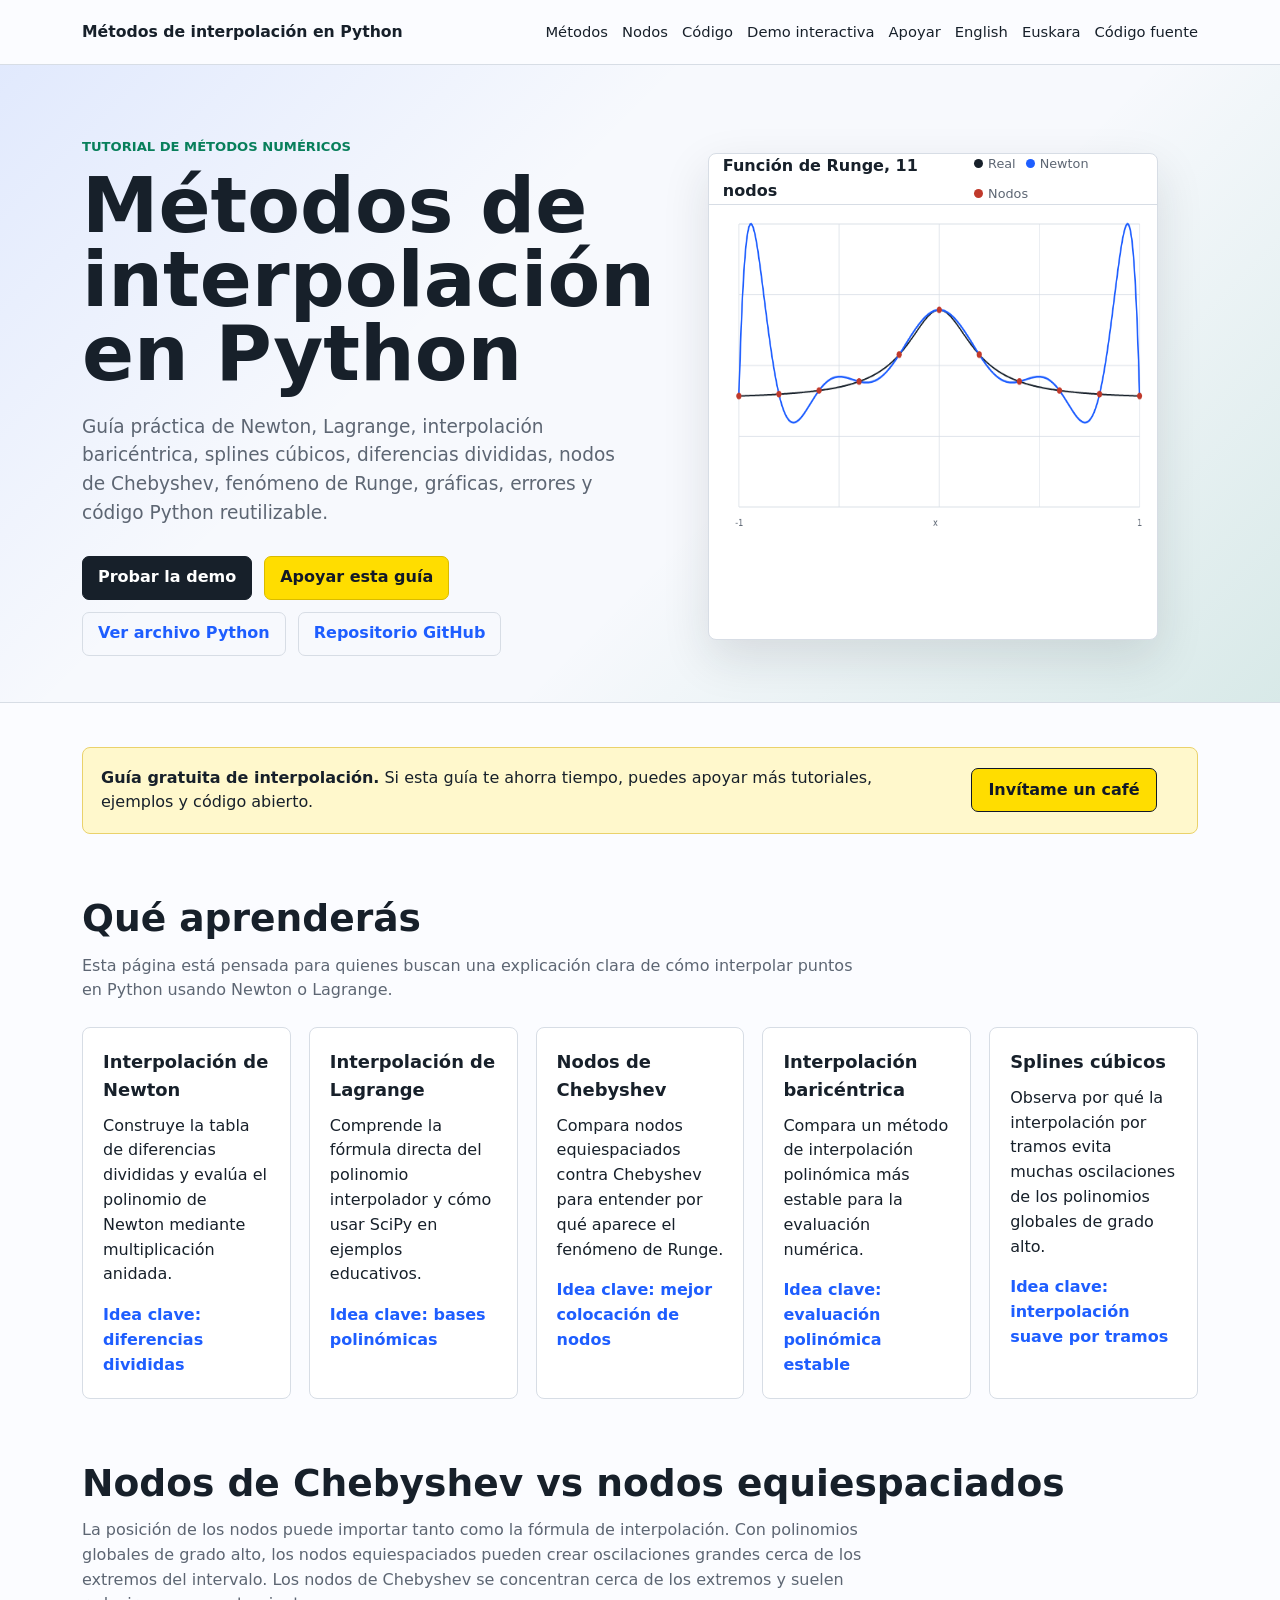
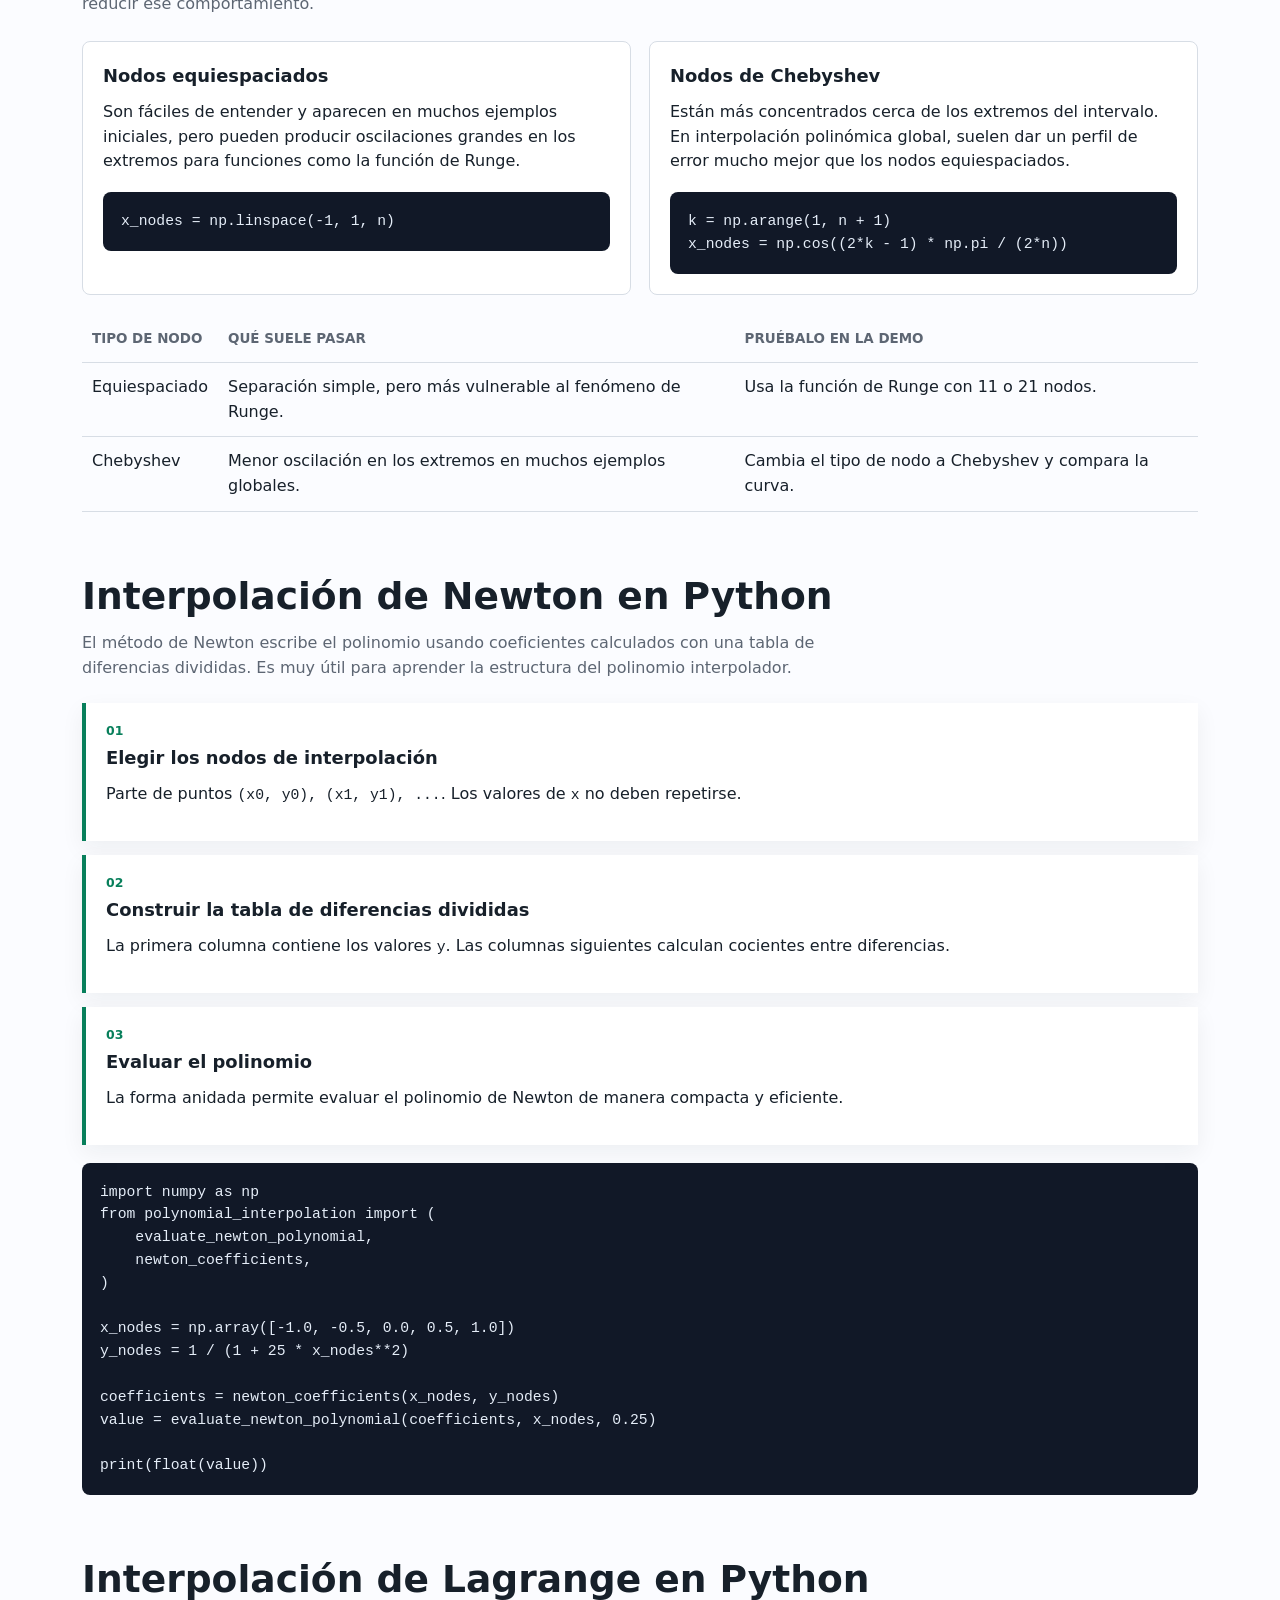
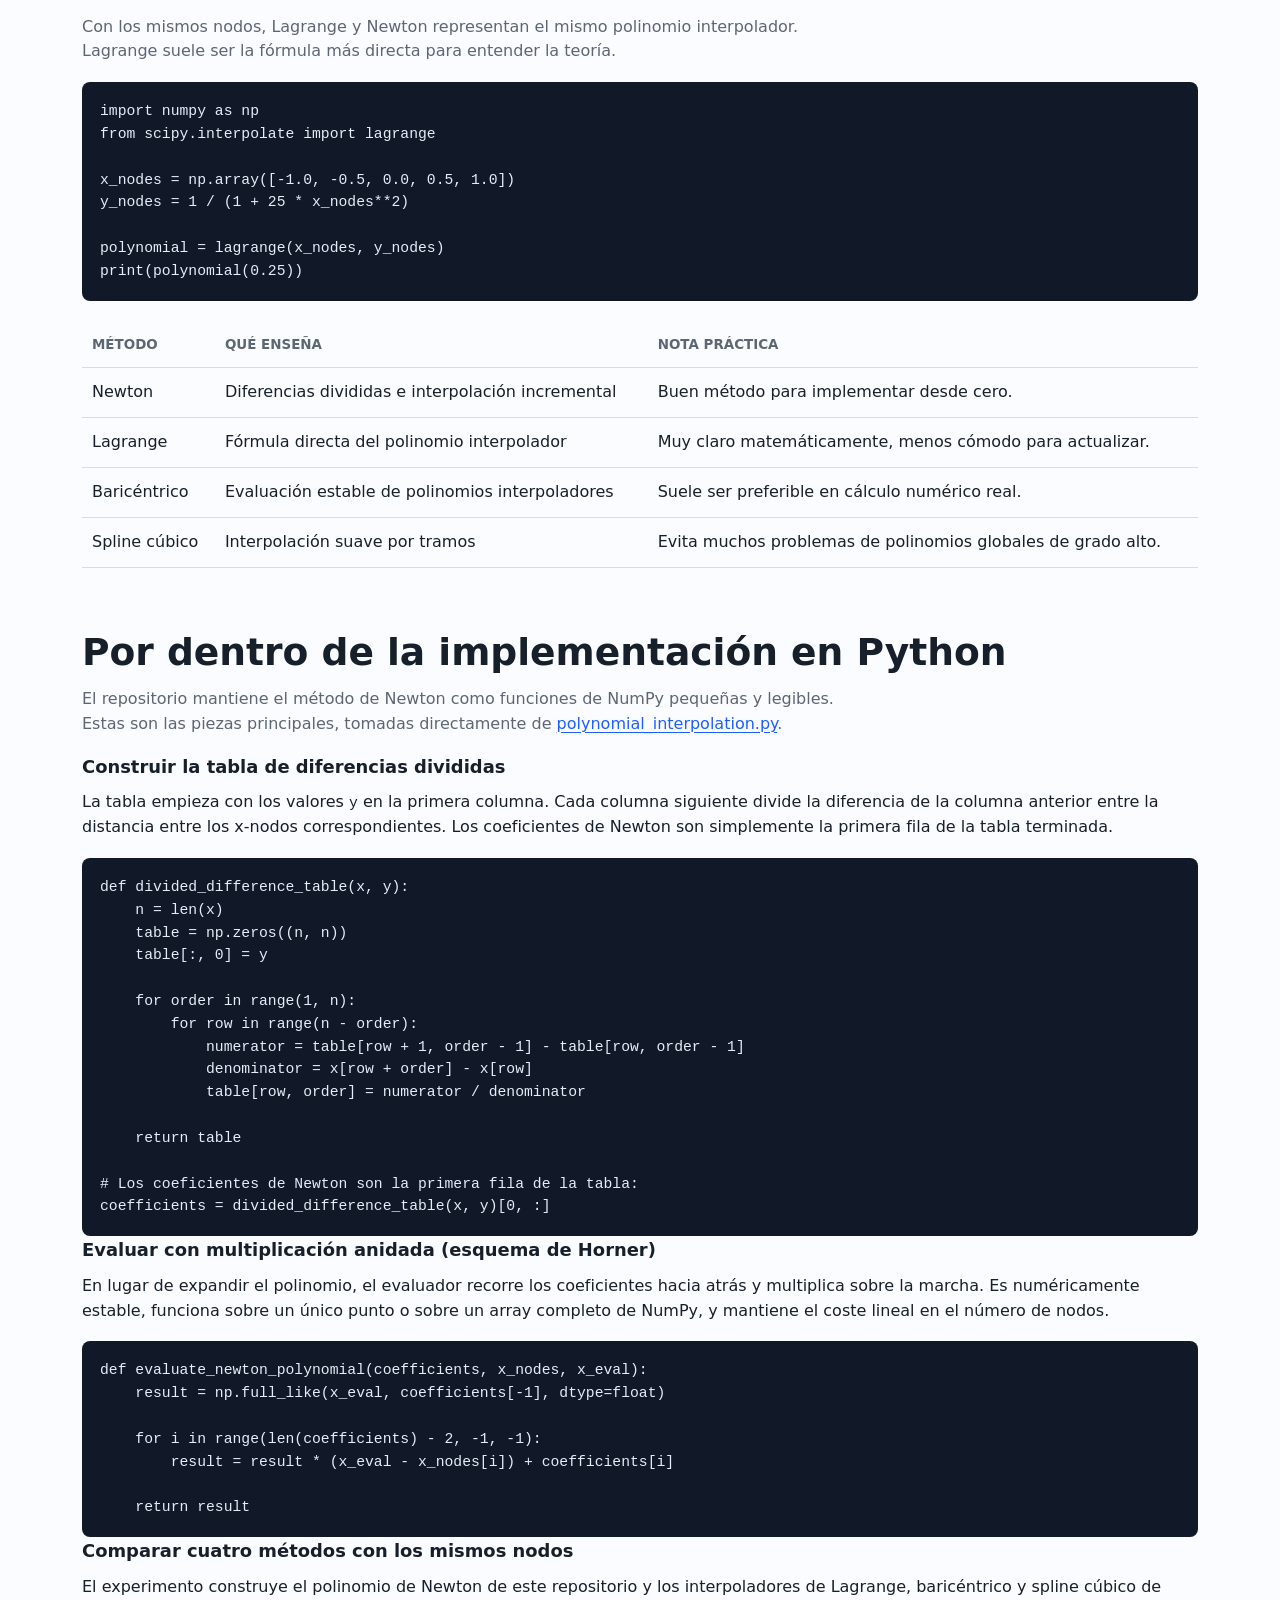
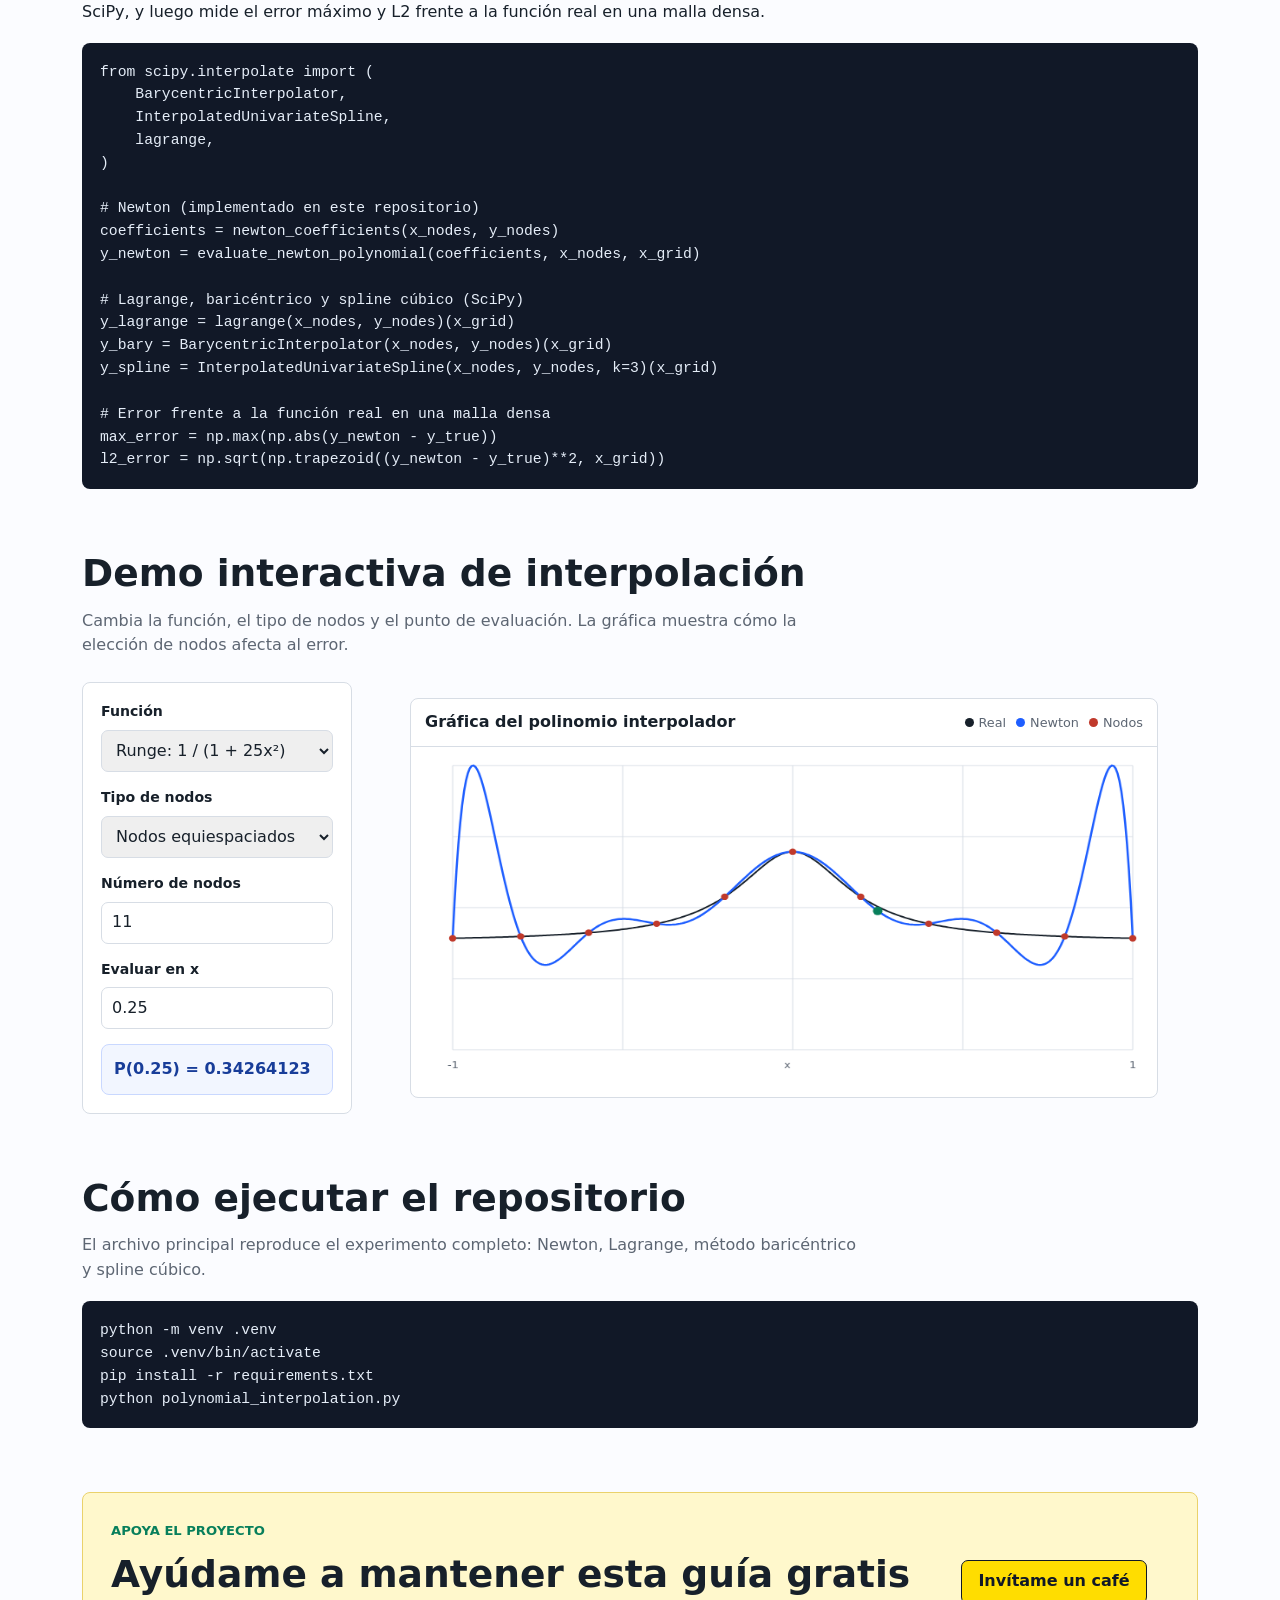
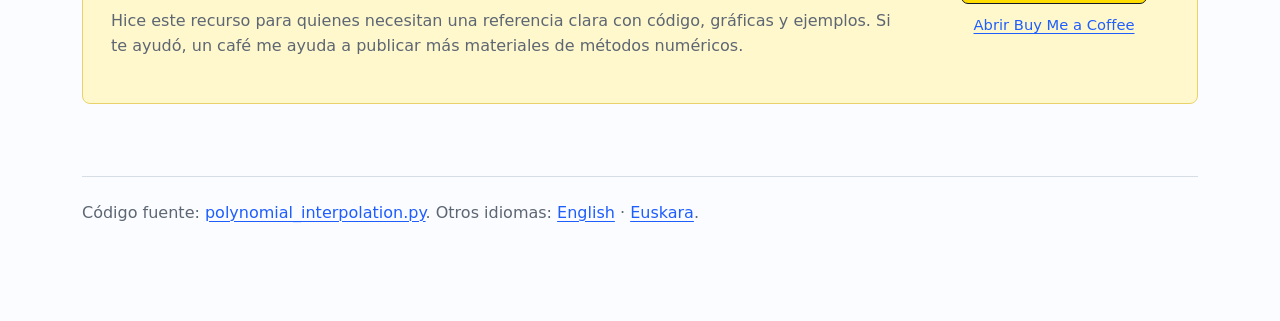
<file: index-es.html>
<!doctype html>
<html lang="es">
  <head>
    <meta charset="utf-8">
    <meta name="viewport" content="width=device-width, initial-scale=1">
    <title>Métodos de interpolación en Python | Newton, Lagrange y splines</title>
    <meta
      name="description"
      content="Aprende métodos de interpolación en Python: Newton, Lagrange, interpolación baricéntrica, splines cúbicos, diferencias divididas, nodos de Chebyshev, gráficas y código fuente."
    >
    <meta
      name="keywords"
      content="interpolación de Newton Python, interpolación de Lagrange Python, interpolación baricéntrica Python, splines cúbicos Python, diferencias divididas Python, interpolación polinómica Python, nodos de Chebyshev Python, fenómeno de Runge, métodos numéricos Python"
    >
    <meta name="author" content="Jon Ramos">
    <meta name="robots" content="index, follow, max-image-preview:large">
    <link
      rel="canonical"
      href="https://jonramos.dev/newton-lagrange-interpolation-python/index-es.html"
    >
    <link
      rel="alternate"
      hreflang="en"
      href="https://jonramos.dev/newton-lagrange-interpolation-python/index.html"
    >
    <link
      rel="alternate"
      hreflang="es"
      href="https://jonramos.dev/newton-lagrange-interpolation-python/index-es.html"
    >
    <link
      rel="alternate"
      hreflang="eu"
      href="https://jonramos.dev/newton-lagrange-interpolation-python/index-eu.html"
    >
    <link
      rel="alternate"
      hreflang="x-default"
      href="https://jonramos.dev/newton-lagrange-interpolation-python/index.html"
    >
    <meta property="og:type" content="website">
    <meta
      property="og:title"
      content="Métodos de interpolación en Python"
    >
    <meta
      property="og:description"
      content="Guía práctica de Newton, Lagrange, interpolación baricéntrica, splines cúbicos, código Python, gráficas y una demo interactiva."
    >
    <meta name="twitter:card" content="summary_large_image">
    <meta
      name="twitter:title"
      content="Métodos de interpolación en Python"
    >
    <meta
      name="twitter:description"
      content="Aprende interpolación polinómica con Newton, Lagrange, baricéntrico, splines cúbicos y ejemplos interactivos."
    >
    <script type="application/ld+json">
      {
        "@context": "https://schema.org",
        "@type": "SoftwareSourceCode",
        "name": "Métodos de interpolación en Python",
        "description": "Guía y código Python para interpolación de Newton, interpolación de Lagrange, interpolación baricéntrica, splines cúbicos, diferencias divididas, nodos de Chebyshev y fenómeno de Runge.",
        "programmingLanguage": "Python",
        "inLanguage": "es",
        "learningResourceType": "Tutorial",
        "keywords": [
          "interpolación de Newton Python",
          "interpolación de Lagrange Python",
          "interpolación baricéntrica Python",
          "splines cúbicos Python",
          "diferencias divididas Python",
          "interpolación polinómica",
          "nodos de Chebyshev",
          "fenómeno de Runge"
        ],
        "codeRepository": "https://github.com/jramosg/newton-interpolation-method-python"
      }
    </script>
    <link rel="stylesheet" href="styles.css">
  </head>
  <body>
    <header>
      <nav aria-label="Navegación principal">
        <strong>Métodos de interpolación en Python</strong>
        <div>
          <a href="#methods">Métodos</a>
          <a href="#nodes">Nodos</a>
          <a href="#implementation">Código</a>
          <a href="#demo">Demo interactiva</a>
          <a href="#support">Apoyar</a>
          <a href="index.html" lang="en">English</a>
          <a href="index-eu.html" lang="eu">Euskara</a>
          <a href="polynomial_interpolation.py">Código fuente</a>
        </div>
      </nav>
    </header>

    <div class="hero">
      <div class="hero-inner">
        <div>
          <p class="eyebrow">Tutorial de métodos numéricos</p>
          <h1>Métodos de interpolación en Python</h1>
          <p class="lead">
            Guía práctica de Newton, Lagrange, interpolación
            baricéntrica, splines cúbicos, diferencias divididas, nodos de
            Chebyshev, fenómeno de Runge, gráficas, errores y código Python
            reutilizable.
          </p>
          <div class="hero-actions">
            <a class="button primary" href="#demo">Probar la demo</a>
            <a class="button coffee-link" href="#support">
              Apoyar esta guía
            </a>
            <a class="button" href="polynomial_interpolation.py">
              Ver archivo Python
            </a>
            <a
              class="button"
              href="https://github.com/jramosg/newton-interpolation-method-python"
            >
              Repositorio GitHub
            </a>
          </div>
        </div>
        <figure class="hero-visual" aria-label="Vista previa de interpolación">
          <div class="visual-toolbar">
            <strong>Función de Runge, 11 nodos</strong>
            <div class="legend">
              <span><i class="dot" style="background:#17202a"></i>Real</span>
              <span><i class="dot" style="background:#1e5eff"></i>Newton</span>
              <span><i class="dot" style="background:#c0392b"></i>Nodos</span>
            </div>
          </div>
          <canvas id="heroChart" width="720" height="420"></canvas>
        </figure>
      </div>
    </div>

    <main>
      <section class="support-strip" aria-label="Apoyar esta guía gratuita">
        <div>
          <strong>Guía gratuita de interpolación.</strong>
          Si esta guía te ahorra tiempo, puedes apoyar más tutoriales, ejemplos
          y código abierto.
        </div>
        <div class="coffee-button">
          <a class="coffee-cta" href="https://www.buymeacoffee.com/jramosg">
            Invítame un café
          </a>
        </div>
      </section>

      <section id="methods" aria-labelledby="objetivo">
        <h2 id="objetivo">Qué aprenderás</h2>
        <p class="section-lead">
          Esta página está pensada para quienes buscan una explicación
          clara de cómo interpolar puntos en Python usando Newton o Lagrange.
        </p>
        <div class="grid">
          <article class="card">
            <h3>Interpolación de Newton</h3>
            <p>
              Construye la tabla de diferencias divididas y evalúa el polinomio
              de Newton mediante multiplicación anidada.
            </p>
            <strong>Idea clave: diferencias divididas</strong>
          </article>
          <article class="card">
            <h3>Interpolación de Lagrange</h3>
            <p>
              Comprende la fórmula directa del polinomio interpolador y cómo
              usar SciPy en ejemplos educativos.
            </p>
            <strong>Idea clave: bases polinómicas</strong>
          </article>
          <article class="card">
            <h3>Nodos de Chebyshev</h3>
            <p>
              Compara nodos equiespaciados contra Chebyshev para entender por
              qué aparece el fenómeno de Runge.
            </p>
            <strong>Idea clave: mejor colocación de nodos</strong>
          </article>
          <article class="card">
            <h3>Interpolación baricéntrica</h3>
            <p>
              Compara un método de interpolación polinómica más estable para la
              evaluación numérica.
            </p>
            <strong>Idea clave: evaluación polinómica estable</strong>
          </article>
          <article class="card">
            <h3>Splines cúbicos</h3>
            <p>
              Observa por qué la interpolación por tramos evita muchas
              oscilaciones de los polinomios globales de grado alto.
            </p>
            <strong>Idea clave: interpolación suave por tramos</strong>
          </article>
        </div>
      </section>

      <section id="nodes" aria-labelledby="nodes-title">
        <h2 id="nodes-title">Nodos de Chebyshev vs nodos equiespaciados</h2>
        <p class="section-lead">
          La posición de los nodos puede importar tanto como la fórmula de
          interpolación. Con polinomios globales de grado alto, los nodos
          equiespaciados pueden crear oscilaciones grandes cerca de los extremos
          del intervalo. Los nodos de Chebyshev se concentran cerca de los
          extremos y suelen reducir ese comportamiento.
        </p>
        <div class="comparison-grid">
          <article class="card">
            <h3>Nodos equiespaciados</h3>
            <p>
              Son fáciles de entender y aparecen en muchos ejemplos iniciales,
              pero pueden producir oscilaciones grandes en los extremos para
              funciones como la función de Runge.
            </p>
            <pre><code>x_nodes = np.linspace(-1, 1, n)</code></pre>
          </article>
          <article class="card">
            <h3>Nodos de Chebyshev</h3>
            <p>
              Están más concentrados cerca de los extremos del intervalo. En
              interpolación polinómica global, suelen dar un perfil de error
              mucho mejor que los nodos equiespaciados.
            </p>
            <pre><code>k = np.arange(1, n + 1)
x_nodes = np.cos((2*k - 1) * np.pi / (2*n))</code></pre>
          </article>
        </div>
        <table>
          <thead>
            <tr>
              <th>Tipo de nodo</th>
              <th>Qué suele pasar</th>
              <th>Pruébalo en la demo</th>
            </tr>
          </thead>
          <tbody>
            <tr>
              <td>Equiespaciado</td>
              <td>Separación simple, pero más vulnerable al fenómeno de Runge.</td>
              <td>Usa la función de Runge con 11 o 21 nodos.</td>
            </tr>
            <tr>
              <td>Chebyshev</td>
              <td>Menor oscilación en los extremos en muchos ejemplos globales.</td>
              <td>Cambia el tipo de nodo a Chebyshev y compara la curva.</td>
            </tr>
          </tbody>
        </table>
      </section>

      <section id="newton" aria-labelledby="newton-title">
        <h2 id="newton-title">Interpolación de Newton en Python</h2>
        <p class="section-lead">
          El método de Newton escribe el polinomio usando coeficientes calculados
          con una tabla de diferencias divididas. Es muy útil para aprender la
          estructura del polinomio interpolador.
        </p>
        <div class="steps">
          <article class="step">
            <h3>Elegir los nodos de interpolación</h3>
            <p>
              Parte de puntos <code>(x0, y0), (x1, y1), ...</code>. Los valores
              de <code>x</code> no deben repetirse.
            </p>
          </article>
          <article class="step">
            <h3>Construir la tabla de diferencias divididas</h3>
            <p>
              La primera columna contiene los valores <code>y</code>. Las
              columnas siguientes calculan cocientes entre diferencias.
            </p>
          </article>
          <article class="step">
            <h3>Evaluar el polinomio</h3>
            <p>
              La forma anidada permite evaluar el polinomio de Newton de manera
              compacta y eficiente.
            </p>
          </article>
        </div>
        <pre><code>import numpy as np
from polynomial_interpolation import (
    evaluate_newton_polynomial,
    newton_coefficients,
)

x_nodes = np.array([-1.0, -0.5, 0.0, 0.5, 1.0])
y_nodes = 1 / (1 + 25 * x_nodes**2)

coefficients = newton_coefficients(x_nodes, y_nodes)
value = evaluate_newton_polynomial(coefficients, x_nodes, 0.25)

print(float(value))</code></pre>
      </section>

      <section id="lagrange" aria-labelledby="lagrange-title">
        <h2 id="lagrange-title">Interpolación de Lagrange en Python</h2>
        <p class="section-lead">
          Con los mismos nodos, Lagrange y Newton representan el mismo polinomio
          interpolador. Lagrange suele ser la fórmula más directa para entender
          la teoría.
        </p>
        <pre><code>import numpy as np
from scipy.interpolate import lagrange

x_nodes = np.array([-1.0, -0.5, 0.0, 0.5, 1.0])
y_nodes = 1 / (1 + 25 * x_nodes**2)

polynomial = lagrange(x_nodes, y_nodes)
print(polynomial(0.25))</code></pre>
        <table>
          <thead>
            <tr>
              <th>Método</th>
              <th>Qué enseña</th>
              <th>Nota práctica</th>
            </tr>
          </thead>
          <tbody>
            <tr>
              <td>Newton</td>
              <td>Diferencias divididas e interpolación incremental</td>
              <td>Buen método para implementar desde cero.</td>
            </tr>
            <tr>
              <td>Lagrange</td>
              <td>Fórmula directa del polinomio interpolador</td>
              <td>Muy claro matemáticamente, menos cómodo para actualizar.</td>
            </tr>
            <tr>
              <td>Baricéntrico</td>
              <td>Evaluación estable de polinomios interpoladores</td>
              <td>Suele ser preferible en cálculo numérico real.</td>
            </tr>
            <tr>
              <td>Spline cúbico</td>
              <td>Interpolación suave por tramos</td>
              <td>Evita muchos problemas de polinomios globales de grado alto.</td>
            </tr>
          </tbody>
        </table>
      </section>

      <section id="implementation" aria-labelledby="implementation-title">
        <h2 id="implementation-title">Por dentro de la implementación en Python</h2>
        <p class="section-lead">
          El repositorio mantiene el método de Newton como funciones de NumPy
          pequeñas y legibles. Estas son las piezas principales, tomadas
          directamente de
          <a href="polynomial_interpolation.py">polynomial_interpolation.py</a>.
        </p>

        <h3>Construir la tabla de diferencias divididas</h3>
        <p>
          La tabla empieza con los valores <code>y</code> en la primera columna.
          Cada columna siguiente divide la diferencia de la columna anterior
          entre la distancia entre los x-nodos correspondientes. Los coeficientes
          de Newton son simplemente la primera fila de la tabla terminada.
        </p>
        <pre><code>def divided_difference_table(x, y):
    n = len(x)
    table = np.zeros((n, n))
    table[:, 0] = y

    for order in range(1, n):
        for row in range(n - order):
            numerator = table[row + 1, order - 1] - table[row, order - 1]
            denominator = x[row + order] - x[row]
            table[row, order] = numerator / denominator

    return table

# Los coeficientes de Newton son la primera fila de la tabla:
coefficients = divided_difference_table(x, y)[0, :]</code></pre>

        <h3>Evaluar con multiplicación anidada (esquema de Horner)</h3>
        <p>
          En lugar de expandir el polinomio, el evaluador recorre los
          coeficientes hacia atrás y multiplica sobre la marcha. Es numéricamente
          estable, funciona sobre un único punto o sobre un array completo de
          NumPy, y mantiene el coste lineal en el número de nodos.
        </p>
        <pre><code>def evaluate_newton_polynomial(coefficients, x_nodes, x_eval):
    result = np.full_like(x_eval, coefficients[-1], dtype=float)

    for i in range(len(coefficients) - 2, -1, -1):
        result = result * (x_eval - x_nodes[i]) + coefficients[i]

    return result</code></pre>

        <h3>Comparar cuatro métodos con los mismos nodos</h3>
        <p>
          El experimento construye el polinomio de Newton de este repositorio y
          los interpoladores de Lagrange, baricéntrico y spline cúbico de SciPy,
          y luego mide el error máximo y L2 frente a la función real en una malla
          densa.
        </p>
        <pre><code>from scipy.interpolate import (
    BarycentricInterpolator,
    InterpolatedUnivariateSpline,
    lagrange,
)

# Newton (implementado en este repositorio)
coefficients = newton_coefficients(x_nodes, y_nodes)
y_newton = evaluate_newton_polynomial(coefficients, x_nodes, x_grid)

# Lagrange, baricéntrico y spline cúbico (SciPy)
y_lagrange = lagrange(x_nodes, y_nodes)(x_grid)
y_bary = BarycentricInterpolator(x_nodes, y_nodes)(x_grid)
y_spline = InterpolatedUnivariateSpline(x_nodes, y_nodes, k=3)(x_grid)

# Error frente a la función real en una malla densa
max_error = np.max(np.abs(y_newton - y_true))
l2_error = np.sqrt(np.trapezoid((y_newton - y_true)**2, x_grid))</code></pre>
      </section>

      <section id="demo" aria-labelledby="demo-title">
        <h2 id="demo-title">Demo interactiva de interpolación</h2>
        <p class="section-lead">
          Cambia la función, el tipo de nodos y el punto de evaluación. La
          gráfica muestra cómo la elección de nodos afecta al error.
        </p>
        <div class="demo">
          <aside class="controls" aria-label="Controles de interpolación">
            <div class="field">
              <label for="functionSelect">Función</label>
              <select id="functionSelect">
                <option value="runge">Runge: 1 / (1 + 25x²)</option>
                <option value="sin">sin(x)</option>
                <option value="gaussian">exp(-20x²)</option>
              </select>
            </div>
            <div class="field">
              <label for="nodeSelect">Tipo de nodos</label>
              <select id="nodeSelect">
                <option value="equispaced">Nodos equiespaciados</option>
                <option value="chebyshev">Nodos de Chebyshev</option>
              </select>
            </div>
            <div class="field">
              <label for="countInput">Número de nodos</label>
              <input id="countInput" type="number" min="3" max="25" value="11">
            </div>
            <div class="field">
              <label for="pointInput">Evaluar en x</label>
              <input
                id="pointInput"
                type="number"
                min="-1"
                max="1"
                step="0.05"
                value="0.25"
              >
            </div>
            <div class="result" id="demoResult">P(0.25) = ...</div>
          </aside>
          <figure class="wide-visual">
            <div class="visual-toolbar">
              <strong>Gráfica del polinomio interpolador</strong>
              <div class="legend">
                <span><i class="dot" style="background:#17202a"></i>Real</span>
                <span><i class="dot" style="background:#1e5eff"></i>Newton</span>
                <span><i class="dot" style="background:#c0392b"></i>Nodos</span>
              </div>
            </div>
            <canvas id="demoChart" width="860" height="430"></canvas>
          </figure>
        </div>
      </section>

      <section aria-labelledby="uso-title">
        <h2 id="uso-title">Cómo ejecutar el repositorio</h2>
        <p class="section-lead">
          El archivo principal reproduce el experimento completo: Newton,
          Lagrange, método baricéntrico y spline cúbico.
        </p>
        <pre><code>python -m venv .venv
source .venv/bin/activate
pip install -r requirements.txt
python polynomial_interpolation.py</code></pre>
      </section>

      <section id="support" class="support-panel" aria-labelledby="support-title">
        <div>
          <p class="eyebrow">Apoya el proyecto</p>
          <h2 id="support-title">Ayúdame a mantener esta guía gratis</h2>
          <p class="section-lead">
            Hice este recurso para quienes necesitan una referencia clara
            con código, gráficas y ejemplos. Si te ayudó, un café me ayuda
            a publicar más materiales de métodos numéricos.
          </p>
        </div>
        <div class="coffee-button">
          <a class="coffee-cta" href="https://www.buymeacoffee.com/jramosg">
            Invítame un café
          </a>
          <p>
            <a href="https://www.buymeacoffee.com/jramosg">
              Abrir Buy Me a Coffee
            </a>
          </p>
        </div>
      </section>

      <footer>
        <p>
          Código fuente:
          <a href="polynomial_interpolation.py">polynomial_interpolation.py</a>.
          Otros idiomas:
          <a href="index.html" lang="en">English</a> ·
          <a href="index-eu.html" lang="eu">Euskara</a>.
        </p>
      </footer>
    </main>

    <script src="app.js" defer></script>
    <script
      data-name="BMC-Widget"
      data-cfasync="false"
      src="https://cdnjs.buymeacoffee.com/1.0.0/widget.prod.min.js"
      data-id="jramosg"
      data-description="Support me on Buy Me a Coffee!"
      data-message=""
      data-color="#FFDD00"
      data-position="Right"
      data-x_margin="18"
      data-y_margin="18"
    ></script>
  </body>
</html>
</file>
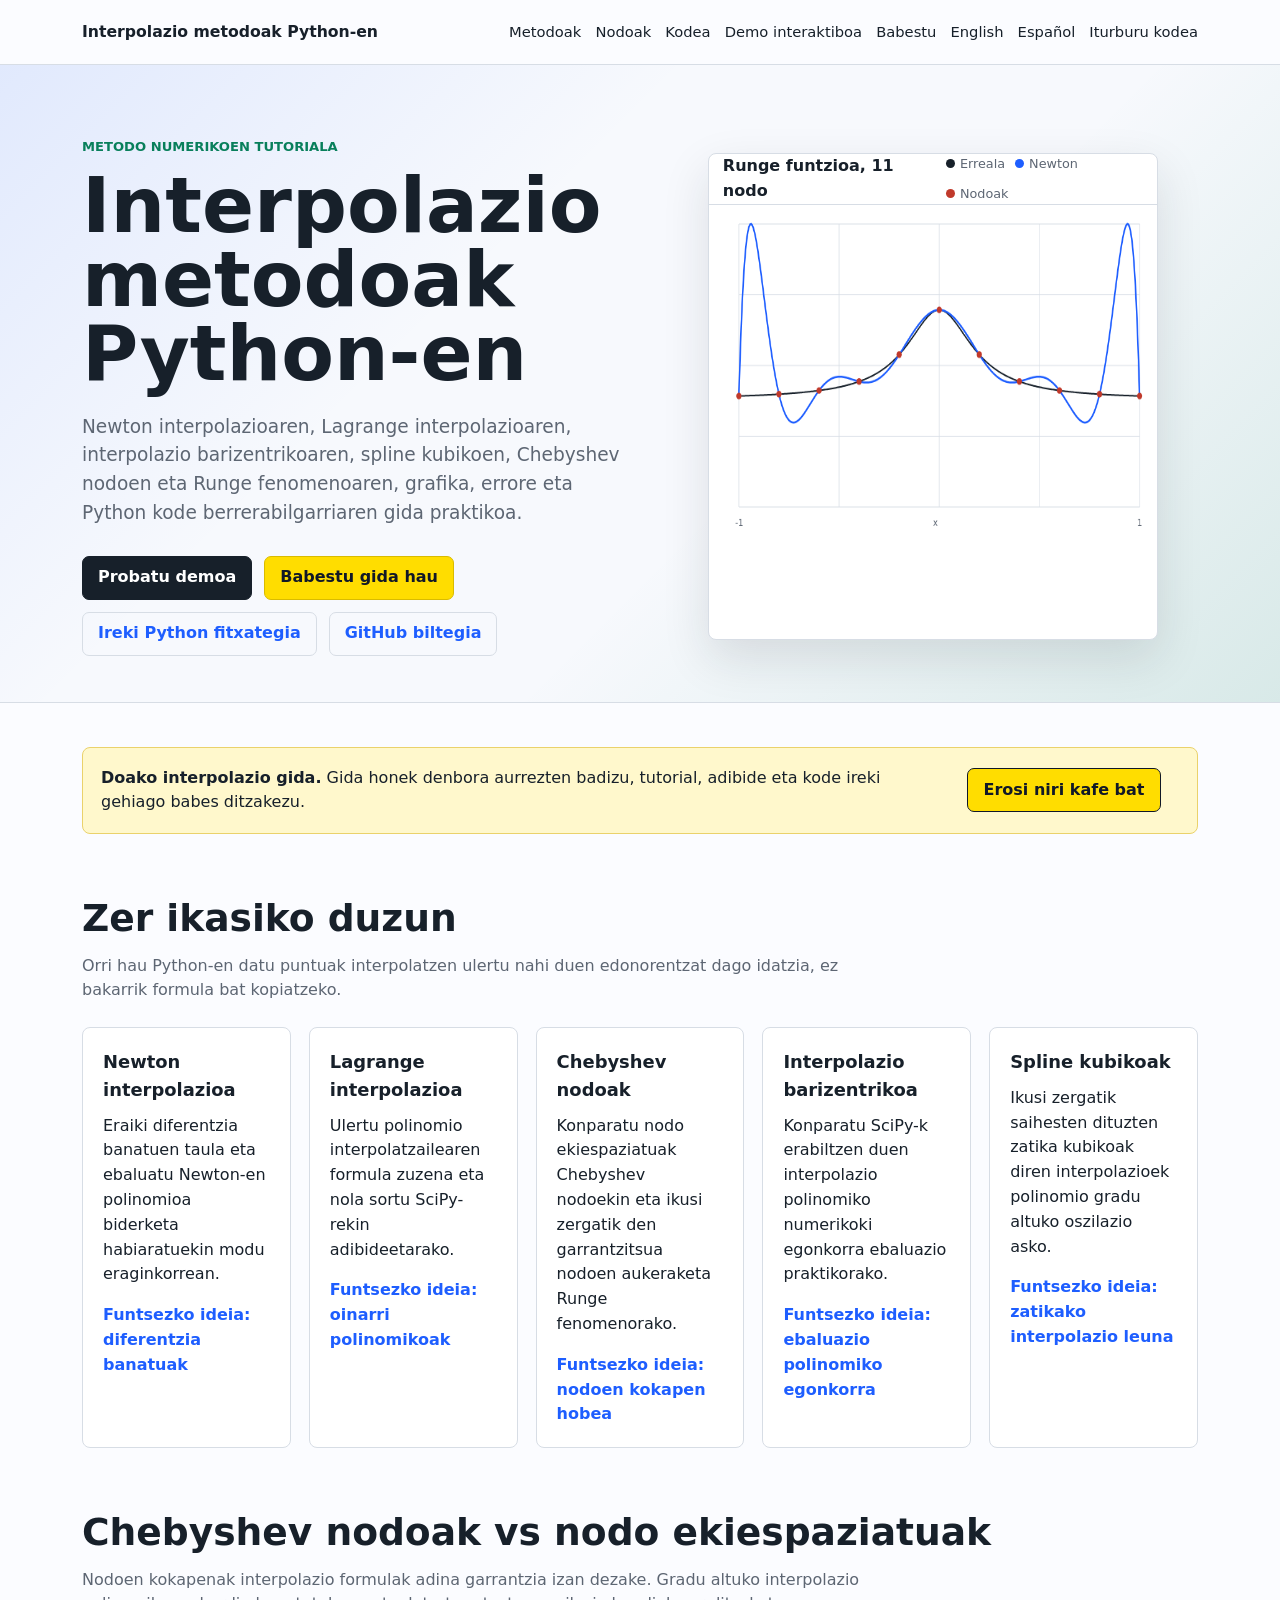
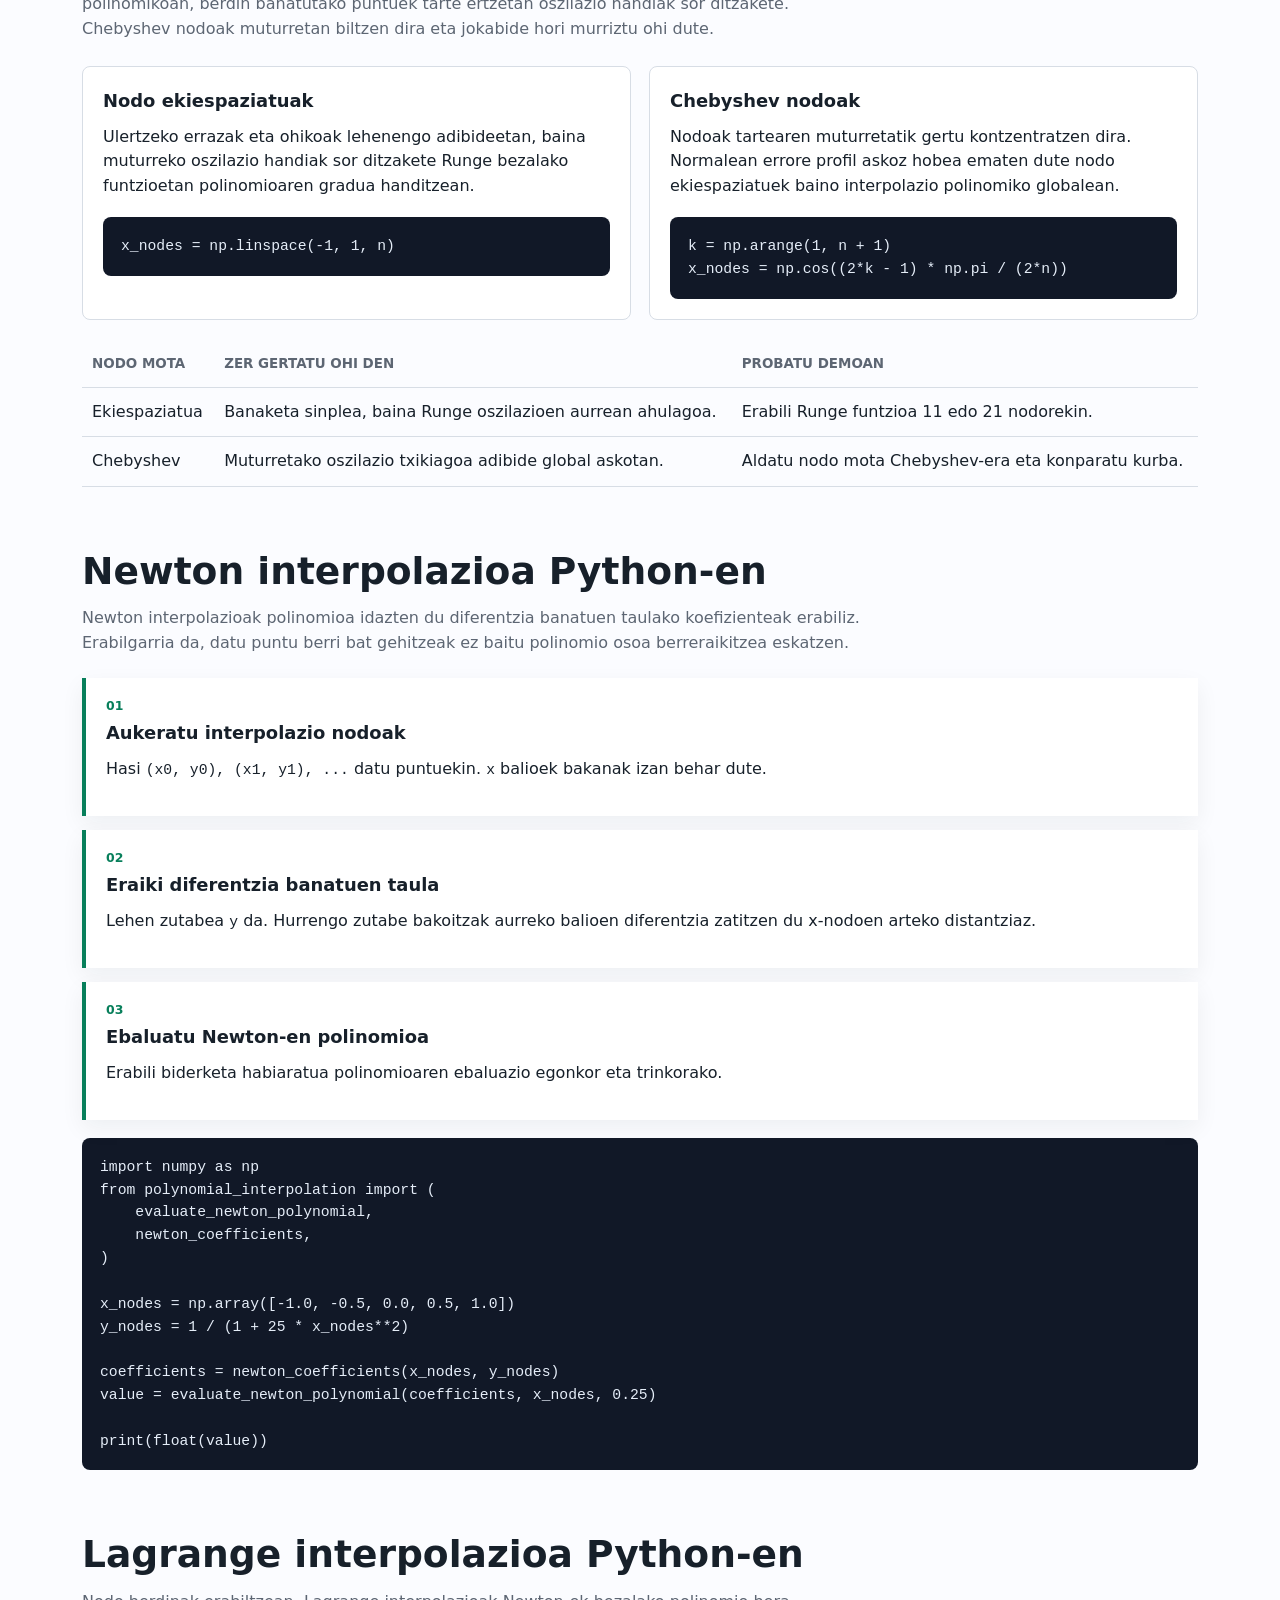
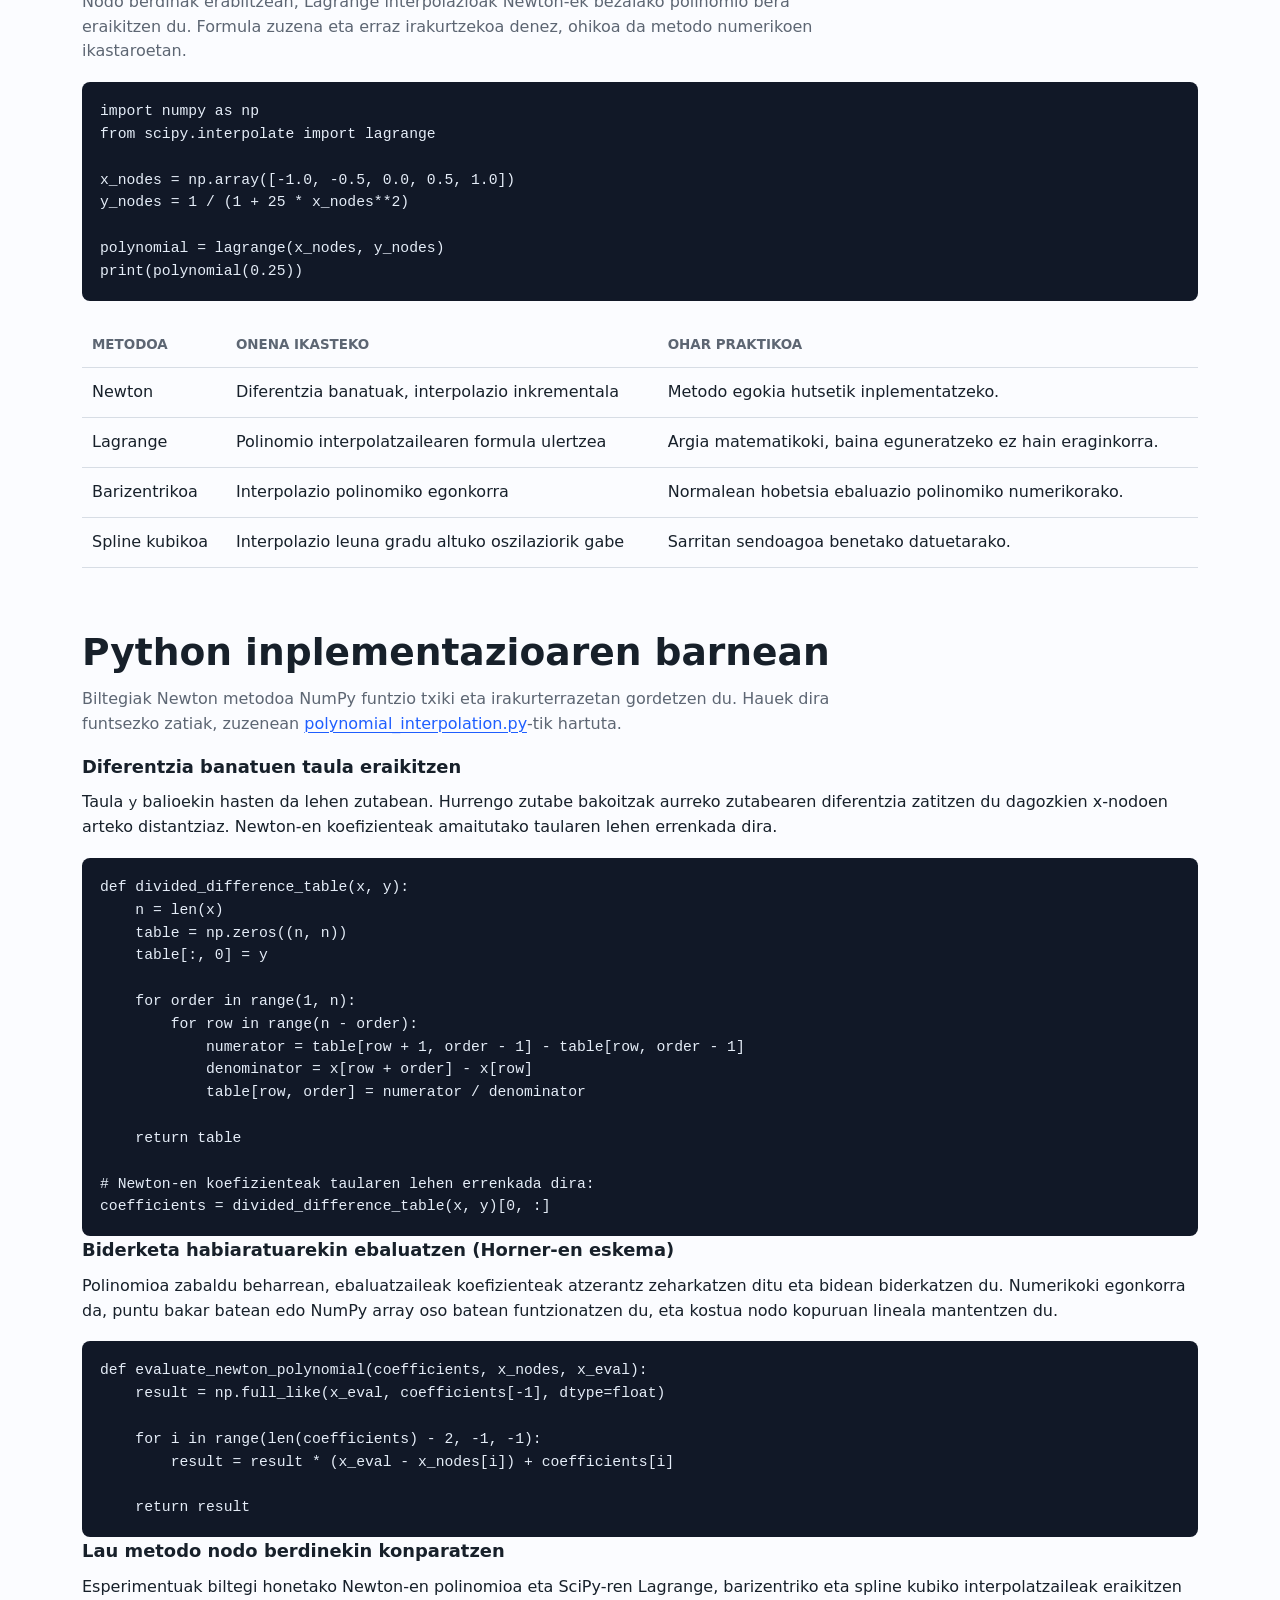
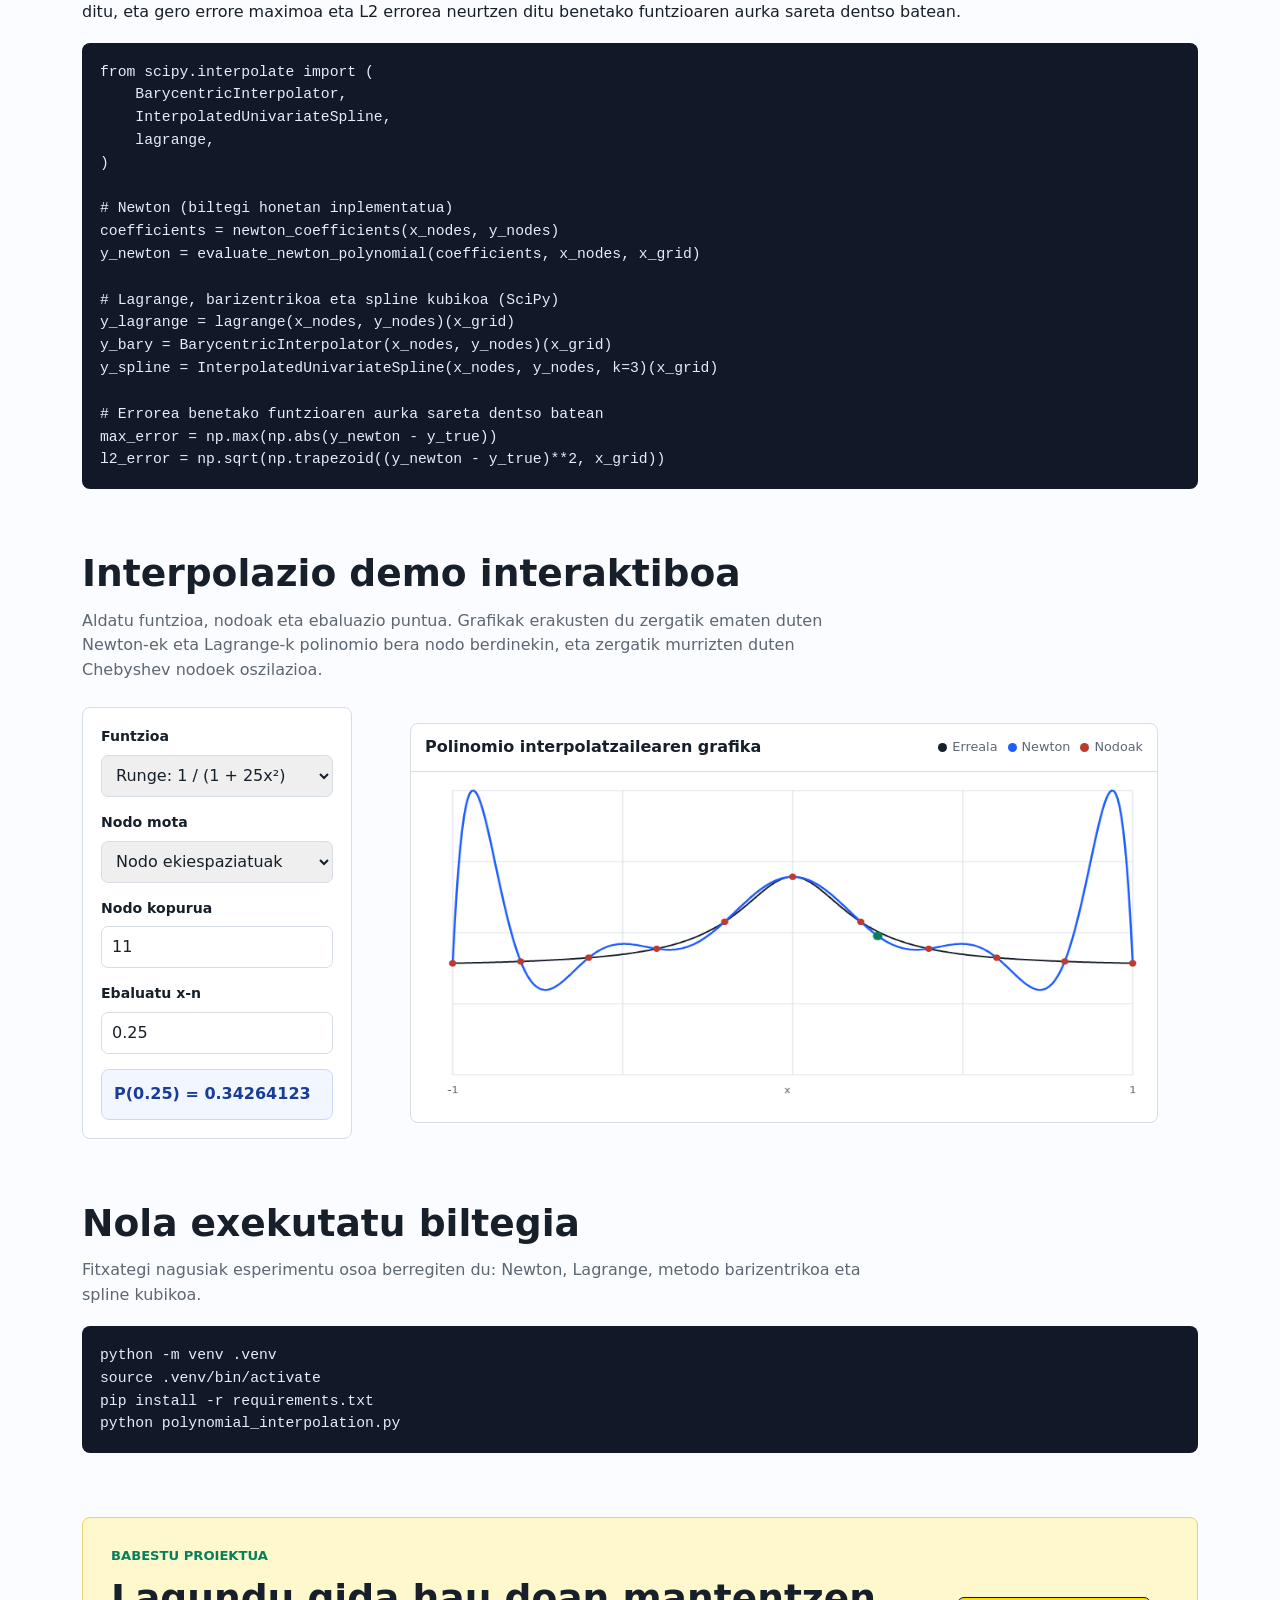
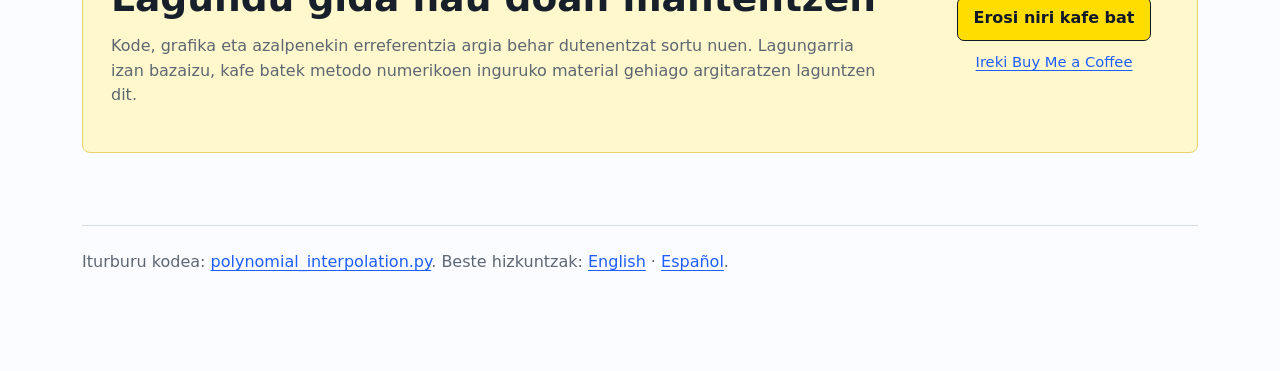
<file: index-eu.html>
<!doctype html>
<html lang="eu">
  <head>
    <meta charset="utf-8">
    <meta name="viewport" content="width=device-width, initial-scale=1">
    <title>Interpolazio metodoak Python-en | Newton, Lagrange eta splineak</title>
    <meta
      name="description"
      content="Ikasi interpolazio metodoak Python-en: Newton, Lagrange, interpolazio barizentrikoa, spline kubikoak, diferentzia banatuak, Chebyshev nodoak, grafikak eta iturburu kodea."
    >
    <meta
      name="keywords"
      content="Newton interpolazioa Python, Lagrange interpolazioa Python, interpolazio barizentrikoa Python, spline kubikoak Python, diferentzia banatuak Python, interpolazio polinomikoa Python, Chebyshev nodoak Python, Runge fenomenoa, metodo numerikoak Python, SciPy interpolazioa"
    >
    <meta name="author" content="Jon Ramos">
    <meta name="robots" content="index, follow, max-image-preview:large">
    <link
      rel="canonical"
      href="https://jonramos.dev/newton-lagrange-interpolation-python/index-eu.html"
    >
    <link
      rel="alternate"
      hreflang="en"
      href="https://jonramos.dev/newton-lagrange-interpolation-python/index.html"
    >
    <link
      rel="alternate"
      hreflang="es"
      href="https://jonramos.dev/newton-lagrange-interpolation-python/index-es.html"
    >
    <link
      rel="alternate"
      hreflang="eu"
      href="https://jonramos.dev/newton-lagrange-interpolation-python/index-eu.html"
    >
    <link
      rel="alternate"
      hreflang="x-default"
      href="https://jonramos.dev/newton-lagrange-interpolation-python/index.html"
    >
    <meta property="og:type" content="website">
    <meta
      property="og:title"
      content="Interpolazio metodoak Python-en"
    >
    <meta
      property="og:description"
      content="Newton, Lagrange, interpolazio barizentriko, spline kubiko, Python kode eta demo interaktiboaren gida praktikoa."
    >
    <meta name="twitter:card" content="summary_large_image">
    <meta
      name="twitter:title"
      content="Interpolazio metodoak Python-en"
    >
    <meta
      name="twitter:description"
      content="Ikasi interpolazio polinomikoa Newton, Lagrange, barizentriko, spline kubiko eta adibide interaktiboekin."
    >
    <script type="application/ld+json">
      {
        "@context": "https://schema.org",
        "@type": "SoftwareSourceCode",
        "name": "Interpolazio metodoak Python-en",
        "description": "Newton interpolazioa, Lagrange interpolazioa, interpolazio barizentrikoa, spline kubikoak, diferentzia banatuak, Chebyshev nodoak eta Runge fenomenoaren gida eta Python kodea.",
        "programmingLanguage": "Python",
        "inLanguage": "eu",
        "learningResourceType": "Tutorial",
        "keywords": [
          "Newton interpolazioa Python",
          "Lagrange interpolazioa Python",
          "interpolazio barizentrikoa Python",
          "spline kubikoak Python",
          "diferentzia banatuak Python",
          "interpolazio polinomikoa",
          "Chebyshev nodoak",
          "Runge fenomenoa"
        ],
        "codeRepository": "https://github.com/jramosg/newton-interpolation-method-python"
      }
    </script>
    <link rel="stylesheet" href="styles.css">
  </head>
  <body>
    <header>
      <nav aria-label="Nabigazio nagusia">
        <strong>Interpolazio metodoak Python-en</strong>
        <div>
          <a href="#methods">Metodoak</a>
          <a href="#nodes">Nodoak</a>
          <a href="#implementation">Kodea</a>
          <a href="#demo">Demo interaktiboa</a>
          <a href="#support">Babestu</a>
          <a href="index.html" lang="en">English</a>
          <a href="index-es.html" lang="es">Español</a>
          <a href="polynomial_interpolation.py">Iturburu kodea</a>
        </div>
      </nav>
    </header>

    <div class="hero">
      <div class="hero-inner">
        <div>
          <p class="eyebrow">Metodo numerikoen tutoriala</p>
          <h1>Interpolazio metodoak Python-en</h1>
          <p class="lead">
            Newton interpolazioaren, Lagrange interpolazioaren, interpolazio
            barizentrikoaren, spline kubikoen, Chebyshev nodoen eta Runge
            fenomenoaren, grafika, errore eta Python kode berrerabilgarriaren
            gida praktikoa.
          </p>
          <div class="hero-actions">
            <a class="button primary" href="#demo">Probatu demoa</a>
            <a class="button coffee-link" href="#support">
              Babestu gida hau
            </a>
            <a class="button" href="polynomial_interpolation.py">
              Ireki Python fitxategia
            </a>
            <a
              class="button"
              href="https://github.com/jramosg/newton-interpolation-method-python"
            >
              GitHub biltegia
            </a>
          </div>
        </div>
        <figure class="hero-visual" aria-label="Interpolazioaren aurrebista">
          <div class="visual-toolbar">
            <strong>Runge funtzioa, 11 nodo</strong>
            <div class="legend">
              <span><i class="dot" style="background:#17202a"></i>Erreala</span>
              <span><i class="dot" style="background:#1e5eff"></i>Newton</span>
              <span><i class="dot" style="background:#c0392b"></i>Nodoak</span>
            </div>
          </div>
          <canvas id="heroChart" width="720" height="420"></canvas>
        </figure>
      </div>
    </div>

    <main>
      <section class="support-strip" aria-label="Babestu doako gida hau">
        <div>
          <strong>Doako interpolazio gida.</strong>
          Gida honek denbora aurrezten badizu, tutorial, adibide eta kode ireki
          gehiago babes ditzakezu.
        </div>
        <div class="coffee-button">
          <a class="coffee-cta" href="https://www.buymeacoffee.com/jramosg">
            Erosi niri kafe bat
          </a>
        </div>
      </section>

      <section id="methods" aria-labelledby="what">
        <h2 id="what">Zer ikasiko duzun</h2>
        <p class="section-lead">
          Orri hau Python-en datu puntuak interpolatzen ulertu nahi duen
          edonorentzat dago idatzia, ez bakarrik formula bat kopiatzeko.
        </p>
        <div class="grid">
          <article class="card">
            <h3>Newton interpolazioa</h3>
            <p>
              Eraiki diferentzia banatuen taula eta ebaluatu Newton-en polinomioa
              biderketa habiaratuekin modu eraginkorrean.
            </p>
            <strong>Funtsezko ideia: diferentzia banatuak</strong>
          </article>
          <article class="card">
            <h3>Lagrange interpolazioa</h3>
            <p>
              Ulertu polinomio interpolatzailearen formula zuzena eta nola sortu
              SciPy-rekin adibideetarako.
            </p>
            <strong>Funtsezko ideia: oinarri polinomikoak</strong>
          </article>
          <article class="card">
            <h3>Chebyshev nodoak</h3>
            <p>
              Konparatu nodo ekiespaziatuak Chebyshev nodoekin eta ikusi
              zergatik den garrantzitsua nodoen aukeraketa Runge fenomenorako.
            </p>
            <strong>Funtsezko ideia: nodoen kokapen hobea</strong>
          </article>
          <article class="card">
            <h3>Interpolazio barizentrikoa</h3>
            <p>
              Konparatu SciPy-k erabiltzen duen interpolazio polinomiko
              numerikoki egonkorra ebaluazio praktikorako.
            </p>
            <strong>Funtsezko ideia: ebaluazio polinomiko egonkorra</strong>
          </article>
          <article class="card">
            <h3>Spline kubikoak</h3>
            <p>
              Ikusi zergatik saihesten dituzten zatika kubikoak diren
              interpolazioek polinomio gradu altuko oszilazio asko.
            </p>
            <strong>Funtsezko ideia: zatikako interpolazio leuna</strong>
          </article>
        </div>
      </section>

      <section id="nodes" aria-labelledby="nodes-title">
        <h2 id="nodes-title">Chebyshev nodoak vs nodo ekiespaziatuak</h2>
        <p class="section-lead">
          Nodoen kokapenak interpolazio formulak adina garrantzia izan dezake.
          Gradu altuko interpolazio polinomikoan, berdin banatutako puntuek
          tarte ertzetan oszilazio handiak sor ditzakete. Chebyshev nodoak
          muturretan biltzen dira eta jokabide hori murriztu ohi dute.
        </p>
        <div class="comparison-grid">
          <article class="card">
            <h3>Nodo ekiespaziatuak</h3>
            <p>
              Ulertzeko errazak eta ohikoak lehenengo adibideetan, baina muturreko
              oszilazio handiak sor ditzakete Runge bezalako funtzioetan
              polinomioaren gradua handitzean.
            </p>
            <pre><code>x_nodes = np.linspace(-1, 1, n)</code></pre>
          </article>
          <article class="card">
            <h3>Chebyshev nodoak</h3>
            <p>
              Nodoak tartearen muturretatik gertu kontzentratzen dira. Normalean
              errore profil askoz hobea ematen dute nodo ekiespaziatuek baino
              interpolazio polinomiko globalean.
            </p>
            <pre><code>k = np.arange(1, n + 1)
x_nodes = np.cos((2*k - 1) * np.pi / (2*n))</code></pre>
          </article>
        </div>
        <table>
          <thead>
            <tr>
              <th>Nodo mota</th>
              <th>Zer gertatu ohi den</th>
              <th>Probatu demoan</th>
            </tr>
          </thead>
          <tbody>
            <tr>
              <td>Ekiespaziatua</td>
              <td>Banaketa sinplea, baina Runge oszilazioen aurrean ahulagoa.</td>
              <td>Erabili Runge funtzioa 11 edo 21 nodorekin.</td>
            </tr>
            <tr>
              <td>Chebyshev</td>
              <td>Muturretako oszilazio txikiagoa adibide global askotan.</td>
              <td>Aldatu nodo mota Chebyshev-era eta konparatu kurba.</td>
            </tr>
          </tbody>
        </table>
      </section>

      <section id="newton" aria-labelledby="newton-title">
        <h2 id="newton-title">Newton interpolazioa Python-en</h2>
        <p class="section-lead">
          Newton interpolazioak polinomioa idazten du diferentzia banatuen
          taulako koefizienteak erabiliz. Erabilgarria da, datu puntu berri
          bat gehitzeak ez baitu polinomio osoa berreraikitzea eskatzen.
        </p>
        <div class="steps">
          <article class="step">
            <h3>Aukeratu interpolazio nodoak</h3>
            <p>
              Hasi <code>(x0, y0), (x1, y1), ...</code> datu puntuekin.
              <code>x</code> balioek bakanak izan behar dute.
            </p>
          </article>
          <article class="step">
            <h3>Eraiki diferentzia banatuen taula</h3>
            <p>
              Lehen zutabea <code>y</code> da. Hurrengo zutabe bakoitzak
              aurreko balioen diferentzia zatitzen du x-nodoen arteko distantziaz.
            </p>
          </article>
          <article class="step">
            <h3>Ebaluatu Newton-en polinomioa</h3>
            <p>
              Erabili biderketa habiaratua polinomioaren ebaluazio
              egonkor eta trinkorako.
            </p>
          </article>
        </div>
        <pre><code>import numpy as np
from polynomial_interpolation import (
    evaluate_newton_polynomial,
    newton_coefficients,
)

x_nodes = np.array([-1.0, -0.5, 0.0, 0.5, 1.0])
y_nodes = 1 / (1 + 25 * x_nodes**2)

coefficients = newton_coefficients(x_nodes, y_nodes)
value = evaluate_newton_polynomial(coefficients, x_nodes, 0.25)

print(float(value))</code></pre>
      </section>

      <section id="lagrange" aria-labelledby="lagrange-title">
        <h2 id="lagrange-title">Lagrange interpolazioa Python-en</h2>
        <p class="section-lead">
          Nodo berdinak erabiltzean, Lagrange interpolazioak Newton-ek bezalako
          polinomio bera eraikitzen du. Formula zuzena eta erraz irakurtzekoa
          denez, ohikoa da metodo numerikoen ikastaroetan.
        </p>
        <pre><code>import numpy as np
from scipy.interpolate import lagrange

x_nodes = np.array([-1.0, -0.5, 0.0, 0.5, 1.0])
y_nodes = 1 / (1 + 25 * x_nodes**2)

polynomial = lagrange(x_nodes, y_nodes)
print(polynomial(0.25))</code></pre>
        <table>
          <thead>
            <tr>
              <th>Metodoa</th>
              <th>Onena ikasteko</th>
              <th>Ohar praktikoa</th>
            </tr>
          </thead>
          <tbody>
            <tr>
              <td>Newton</td>
              <td>Diferentzia banatuak, interpolazio inkrementala</td>
              <td>Metodo egokia hutsetik inplementatzeko.</td>
            </tr>
            <tr>
              <td>Lagrange</td>
              <td>Polinomio interpolatzailearen formula ulertzea</td>
              <td>Argia matematikoki, baina eguneratzeko ez hain eraginkorra.</td>
            </tr>
            <tr>
              <td>Barizentrikoa</td>
              <td>Interpolazio polinomiko egonkorra</td>
              <td>Normalean hobetsia ebaluazio polinomiko numerikorako.</td>
            </tr>
            <tr>
              <td>Spline kubikoa</td>
              <td>Interpolazio leuna gradu altuko oszilaziorik gabe</td>
              <td>Sarritan sendoagoa benetako datuetarako.</td>
            </tr>
          </tbody>
        </table>
      </section>

      <section id="implementation" aria-labelledby="implementation-title">
        <h2 id="implementation-title">Python inplementazioaren barnean</h2>
        <p class="section-lead">
          Biltegiak Newton metodoa NumPy funtzio txiki eta irakurterrazetan
          gordetzen du. Hauek dira funtsezko zatiak, zuzenean
          <a href="polynomial_interpolation.py">polynomial_interpolation.py</a>-tik
          hartuta.
        </p>

        <h3>Diferentzia banatuen taula eraikitzen</h3>
        <p>
          Taula <code>y</code> balioekin hasten da lehen zutabean. Hurrengo
          zutabe bakoitzak aurreko zutabearen diferentzia zatitzen du dagozkien
          x-nodoen arteko distantziaz. Newton-en koefizienteak amaitutako
          taularen lehen errenkada dira.
        </p>
        <pre><code>def divided_difference_table(x, y):
    n = len(x)
    table = np.zeros((n, n))
    table[:, 0] = y

    for order in range(1, n):
        for row in range(n - order):
            numerator = table[row + 1, order - 1] - table[row, order - 1]
            denominator = x[row + order] - x[row]
            table[row, order] = numerator / denominator

    return table

# Newton-en koefizienteak taularen lehen errenkada dira:
coefficients = divided_difference_table(x, y)[0, :]</code></pre>

        <h3>Biderketa habiaratuarekin ebaluatzen (Horner-en eskema)</h3>
        <p>
          Polinomioa zabaldu beharrean, ebaluatzaileak koefizienteak atzerantz
          zeharkatzen ditu eta bidean biderkatzen du. Numerikoki egonkorra da,
          puntu bakar batean edo NumPy array oso batean funtzionatzen du, eta
          kostua nodo kopuruan lineala mantentzen du.
        </p>
        <pre><code>def evaluate_newton_polynomial(coefficients, x_nodes, x_eval):
    result = np.full_like(x_eval, coefficients[-1], dtype=float)

    for i in range(len(coefficients) - 2, -1, -1):
        result = result * (x_eval - x_nodes[i]) + coefficients[i]

    return result</code></pre>

        <h3>Lau metodo nodo berdinekin konparatzen</h3>
        <p>
          Esperimentuak biltegi honetako Newton-en polinomioa eta SciPy-ren
          Lagrange, barizentriko eta spline kubiko interpolatzaileak eraikitzen
          ditu, eta gero errore maximoa eta L2 errorea neurtzen ditu benetako
          funtzioaren aurka sareta dentso batean.
        </p>
        <pre><code>from scipy.interpolate import (
    BarycentricInterpolator,
    InterpolatedUnivariateSpline,
    lagrange,
)

# Newton (biltegi honetan inplementatua)
coefficients = newton_coefficients(x_nodes, y_nodes)
y_newton = evaluate_newton_polynomial(coefficients, x_nodes, x_grid)

# Lagrange, barizentrikoa eta spline kubikoa (SciPy)
y_lagrange = lagrange(x_nodes, y_nodes)(x_grid)
y_bary = BarycentricInterpolator(x_nodes, y_nodes)(x_grid)
y_spline = InterpolatedUnivariateSpline(x_nodes, y_nodes, k=3)(x_grid)

# Errorea benetako funtzioaren aurka sareta dentso batean
max_error = np.max(np.abs(y_newton - y_true))
l2_error = np.sqrt(np.trapezoid((y_newton - y_true)**2, x_grid))</code></pre>
      </section>

      <section id="demo" aria-labelledby="demo-title">
        <h2 id="demo-title">Interpolazio demo interaktiboa</h2>
        <p class="section-lead">
          Aldatu funtzioa, nodoak eta ebaluazio puntua. Grafikak erakusten du
          zergatik ematen duten Newton-ek eta Lagrange-k polinomio bera nodo
          berdinekin, eta zergatik murrizten duten Chebyshev nodoek oszilazioa.
        </p>
        <div class="demo">
          <aside class="controls" aria-label="Interpolazio kontrolak">
            <div class="field">
              <label for="functionSelect">Funtzioa</label>
              <select id="functionSelect">
                <option value="runge">Runge: 1 / (1 + 25x²)</option>
                <option value="sin">sin(x)</option>
                <option value="gaussian">exp(-20x²)</option>
              </select>
            </div>
            <div class="field">
              <label for="nodeSelect">Nodo mota</label>
              <select id="nodeSelect">
                <option value="equispaced">Nodo ekiespaziatuak</option>
                <option value="chebyshev">Chebyshev nodoak</option>
              </select>
            </div>
            <div class="field">
              <label for="countInput">Nodo kopurua</label>
              <input id="countInput" type="number" min="3" max="25" value="11">
            </div>
            <div class="field">
              <label for="pointInput">Ebaluatu x-n</label>
              <input
                id="pointInput"
                type="number"
                min="-1"
                max="1"
                step="0.05"
                value="0.25"
              >
            </div>
            <div class="result" id="demoResult">P(0.25) = ...</div>
          </aside>
          <figure class="wide-visual">
            <div class="visual-toolbar">
              <strong>Polinomio interpolatzailearen grafika</strong>
              <div class="legend">
                <span><i class="dot" style="background:#17202a"></i>Erreala</span>
                <span><i class="dot" style="background:#1e5eff"></i>Newton</span>
                <span><i class="dot" style="background:#c0392b"></i>Nodoak</span>
              </div>
            </div>
            <canvas id="demoChart" width="860" height="430"></canvas>
          </figure>
        </div>
      </section>

      <section aria-labelledby="uso-title">
        <h2 id="uso-title">Nola exekutatu biltegia</h2>
        <p class="section-lead">
          Fitxategi nagusiak esperimentu osoa berregiten du: Newton, Lagrange,
          metodo barizentrikoa eta spline kubikoa.
        </p>
        <pre><code>python -m venv .venv
source .venv/bin/activate
pip install -r requirements.txt
python polynomial_interpolation.py</code></pre>
      </section>

      <section id="support" class="support-panel" aria-labelledby="support-title">
        <div>
          <p class="eyebrow">Babestu proiektua</p>
          <h2 id="support-title">Lagundu gida hau doan mantentzen</h2>
          <p class="section-lead">
            Kode, grafika eta azalpenekin erreferentzia argia behar dutenentzat
            sortu nuen. Lagungarria izan bazaizu, kafe batek metodo numerikoen
            inguruko material gehiago argitaratzen laguntzen dit.
          </p>
        </div>
        <div class="coffee-button">
          <a class="coffee-cta" href="https://www.buymeacoffee.com/jramosg">
            Erosi niri kafe bat
          </a>
          <p>
            <a href="https://www.buymeacoffee.com/jramosg">
              Ireki Buy Me a Coffee
            </a>
          </p>
        </div>
      </section>

      <footer>
        <p>
          Iturburu kodea:
          <a href="polynomial_interpolation.py">polynomial_interpolation.py</a>.
          Beste hizkuntzak:
          <a href="index.html" lang="en">English</a> ·
          <a href="index-es.html" lang="es">Español</a>.
        </p>
      </footer>
    </main>

    <script src="app.js" defer></script>
    <script
      data-name="BMC-Widget"
      data-cfasync="false"
      src="https://cdnjs.buymeacoffee.com/1.0.0/widget.prod.min.js"
      data-id="jramosg"
      data-description="Support me on Buy Me a Coffee!"
      data-message=""
      data-color="#FFDD00"
      data-position="Right"
      data-x_margin="18"
      data-y_margin="18"
    ></script>
  </body>
</html>
</file>
<file: styles.css>
:root {
  color-scheme: light;
  --ink: #17202a;
  --muted: #5d6673;
  --line: #d7dde5;
  --paper: #fbfcff;
  --panel: #ffffff;
  --blue: #1e5eff;
  --green: #087f5b;
  --red: #c0392b;
  --amber: #b56b00;
  --violet: #6846c6;
  --code: #111827;
  --code-text: #e5edf8;
  --shadow: 0 18px 48px rgba(24, 32, 42, 0.12);
}

* {
  box-sizing: border-box;
}

html {
  scroll-behavior: smooth;
}

body {
  margin: 0;
  background: var(--paper);
  color: var(--ink);
  font-family:
    Inter, ui-sans-serif, system-ui, -apple-system, BlinkMacSystemFont,
    "Segoe UI", sans-serif;
  line-height: 1.55;
}

a {
  color: var(--blue);
  text-decoration-thickness: 0.09em;
  text-underline-offset: 0.18em;
}

header {
  border-bottom: 1px solid var(--line);
  background: rgba(251, 252, 255, 0.94);
  position: sticky;
  top: 0;
  z-index: 20;
  backdrop-filter: blur(14px);
}

nav {
  align-items: center;
  display: flex;
  gap: 18px;
  justify-content: space-between;
  margin: 0 auto;
  max-width: 1160px;
  min-height: 64px;
  padding: 0 22px;
}

nav strong {
  font-size: 0.98rem;
}

nav div {
  align-items: center;
  display: flex;
  flex-wrap: wrap;
  gap: 14px;
}

nav a {
  color: var(--ink);
  font-size: 0.92rem;
  text-decoration: none;
}

.hero {
  background:
    linear-gradient(135deg, rgba(30, 94, 255, 0.1), transparent 36%),
    linear-gradient(315deg, rgba(8, 127, 91, 0.13), transparent 40%),
    #f7f9fd;
  border-bottom: 1px solid var(--line);
}

.hero-inner {
  display: grid;
  gap: 34px;
  grid-template-columns: minmax(0, 1.02fr) minmax(320px, 0.98fr);
  margin: 0 auto;
  max-width: 1160px;
  padding: 72px 22px 46px;
}

.eyebrow {
  color: var(--green);
  font-size: 0.82rem;
  font-weight: 800;
  letter-spacing: 0;
  margin: 0 0 12px;
  text-transform: uppercase;
}

h1 {
  font-size: clamp(2.35rem, 6vw, 5.15rem);
  line-height: 0.96;
  margin: 0;
  max-width: 880px;
}

.lead {
  color: var(--muted);
  font-size: 1.16rem;
  margin: 22px 0 0;
  max-width: 720px;
}

.hero-actions {
  display: flex;
  flex-wrap: wrap;
  gap: 12px;
  margin-top: 28px;
}

.button {
  align-items: center;
  border: 1px solid var(--line);
  border-radius: 7px;
  display: inline-flex;
  font-weight: 750;
  min-height: 44px;
  padding: 0 15px;
  text-decoration: none;
}

.button.primary {
  background: var(--ink);
  border-color: var(--ink);
  color: white;
}

.button.coffee-link {
  background: #ffdd00;
  border-color: #d9bb00;
  color: #111827;
}

.hero-visual {
  align-self: stretch;
  background: var(--panel);
  border: 1px solid var(--line);
  border-radius: 8px;
  box-shadow: var(--shadow);
  min-height: 380px;
  overflow: hidden;
}

.visual-toolbar {
  align-items: center;
  border-bottom: 1px solid var(--line);
  display: flex;
  gap: 10px;
  justify-content: space-between;
  min-height: 48px;
  padding: 0 14px;
}

.legend {
  align-items: center;
  color: var(--muted);
  display: flex;
  flex-wrap: wrap;
  font-size: 0.8rem;
  gap: 10px;
}

.legend span {
  align-items: center;
  display: inline-flex;
  gap: 5px;
}

.dot {
  border-radius: 50%;
  display: inline-block;
  height: 9px;
  width: 9px;
}

canvas {
  display: block;
  height: 332px;
  width: 100%;
}

main {
  margin: 0 auto;
  max-width: 1160px;
  padding: 44px 22px 80px;
}

section {
  margin-top: 64px;
}

h2 {
  font-size: clamp(1.55rem, 3vw, 2.35rem);
  line-height: 1.1;
  margin: 0 0 14px;
}

h3 {
  font-size: 1.12rem;
  margin: 0 0 10px;
}

p {
  margin: 0 0 16px;
}

.section-lead {
  color: var(--muted);
  max-width: 780px;
}

.grid {
  display: grid;
  gap: 18px;
  grid-template-columns: repeat(5, minmax(0, 1fr));
  margin-top: 24px;
}

.comparison-grid {
  display: grid;
  gap: 18px;
  grid-template-columns: repeat(2, minmax(0, 1fr));
  margin-top: 24px;
}

.card {
  background: var(--panel);
  border: 1px solid var(--line);
  border-radius: 8px;
  padding: 20px;
}

.card strong {
  color: var(--blue);
}

.support-strip,
.support-panel {
  align-items: center;
  background: #fff8cc;
  border: 1px solid #ead26b;
  border-radius: 8px;
  display: flex;
  gap: 18px;
  justify-content: space-between;
  padding: 18px;
}

.support-strip {
  margin-top: 0;
}

.support-panel {
  margin-top: 64px;
  padding: 28px;
}

.coffee-button {
  align-items: center;
  display: flex;
  flex-direction: column;
  gap: 10px;
  min-width: 230px;
}

.coffee-button p {
  font-size: 0.92rem;
  margin: 0;
}

.coffee-cta {
  align-items: center;
  background: #ffdd00;
  border: 1px solid #111827;
  border-radius: 7px;
  color: #111827;
  display: inline-flex;
  font-weight: 800;
  justify-content: center;
  min-height: 44px;
  min-width: 180px;
  padding: 0 16px;
  text-decoration: none;
}

.steps {
  counter-reset: steps;
  display: grid;
  gap: 14px;
  margin-top: 22px;
}

.step {
  background: var(--panel);
  border-left: 4px solid var(--green);
  box-shadow: 0 8px 22px rgba(24, 32, 42, 0.06);
  padding: 18px 20px;
}

.step::before {
  color: var(--green);
  content: counter(steps, decimal-leading-zero);
  counter-increment: steps;
  display: block;
  font-size: 0.78rem;
  font-weight: 800;
  margin-bottom: 4px;
}

pre {
  background: var(--code);
  border-radius: 8px;
  color: var(--code-text);
  margin: 18px 0 0;
  overflow-x: auto;
  padding: 18px;
}

code {
  font-family:
    "SFMono-Regular", Consolas, "Liberation Mono", Menlo, monospace;
  font-size: 0.92em;
}

.demo {
  display: grid;
  gap: 18px;
  grid-template-columns: 270px minmax(0, 1fr);
  margin-top: 24px;
}

.controls {
  background: var(--panel);
  border: 1px solid var(--line);
  border-radius: 8px;
  padding: 18px;
}

label {
  display: block;
  font-size: 0.88rem;
  font-weight: 750;
  margin-bottom: 7px;
}

select,
input {
  border: 1px solid var(--line);
  border-radius: 7px;
  color: var(--ink);
  font: inherit;
  min-height: 42px;
  padding: 0 10px;
  width: 100%;
}

.field {
  margin-bottom: 15px;
}

.result {
  background: #f2f6ff;
  border: 1px solid #c9d8ff;
  border-radius: 8px;
  color: #183d99;
  font-weight: 750;
  padding: 12px;
}

.wide-visual {
  background: var(--panel);
  border: 1px solid var(--line);
  border-radius: 8px;
  overflow: hidden;
}

table {
  border-collapse: collapse;
  margin-top: 22px;
  width: 100%;
}

th,
td {
  border-bottom: 1px solid var(--line);
  padding: 12px 10px;
  text-align: left;
  vertical-align: top;
}

th {
  color: var(--muted);
  font-size: 0.84rem;
  text-transform: uppercase;
}

.split {
  display: grid;
  gap: 28px;
  grid-template-columns: minmax(0, 1fr) minmax(0, 1fr);
}

footer {
  border-top: 1px solid var(--line);
  color: var(--muted);
  margin-top: 72px;
  padding-top: 24px;
}

@media (max-width: 860px) {
  nav {
    align-items: flex-start;
    flex-direction: column;
    padding: 14px 18px;
  }

  .hero-inner,
  .demo,
  .split {
    grid-template-columns: 1fr;
  }

  .grid {
    grid-template-columns: 1fr;
  }

  .comparison-grid {
    grid-template-columns: 1fr;
  }

  .support-strip,
  .support-panel {
    align-items: flex-start;
    flex-direction: column;
  }

  .hero-inner {
    padding-top: 42px;
  }
}
</file>
<file: web/styles.css>
:root {
  color-scheme: light;
  --ink: #17202a;
  --muted: #5d6673;
  --line: #d7dde5;
  --paper: #fbfcff;
  --panel: #ffffff;
  --blue: #1e5eff;
  --green: #087f5b;
  --red: #c0392b;
  --amber: #b56b00;
  --violet: #6846c6;
  --code: #111827;
  --code-text: #e5edf8;
  --shadow: 0 18px 48px rgba(24, 32, 42, 0.12);
}

* {
  box-sizing: border-box;
}

html {
  scroll-behavior: smooth;
}

body {
  margin: 0;
  background: var(--paper);
  color: var(--ink);
  font-family:
    Inter, ui-sans-serif, system-ui, -apple-system, BlinkMacSystemFont,
    "Segoe UI", sans-serif;
  line-height: 1.55;
}

a {
  color: var(--blue);
  text-decoration-thickness: 0.09em;
  text-underline-offset: 0.18em;
}

header {
  border-bottom: 1px solid var(--line);
  background: rgba(251, 252, 255, 0.94);
  position: sticky;
  top: 0;
  z-index: 20;
  backdrop-filter: blur(14px);
}

nav {
  align-items: center;
  display: flex;
  gap: 18px;
  justify-content: space-between;
  margin: 0 auto;
  max-width: 1160px;
  min-height: 64px;
  padding: 0 22px;
}

nav strong {
  font-size: 0.98rem;
}

nav div {
  align-items: center;
  display: flex;
  flex-wrap: wrap;
  gap: 14px;
}

nav a {
  color: var(--ink);
  font-size: 0.92rem;
  text-decoration: none;
}

.hero {
  background:
    linear-gradient(135deg, rgba(30, 94, 255, 0.1), transparent 36%),
    linear-gradient(315deg, rgba(8, 127, 91, 0.13), transparent 40%),
    #f7f9fd;
  border-bottom: 1px solid var(--line);
}

.hero-inner {
  display: grid;
  gap: 34px;
  grid-template-columns: minmax(0, 1.02fr) minmax(320px, 0.98fr);
  margin: 0 auto;
  max-width: 1160px;
  padding: 72px 22px 46px;
}

.eyebrow {
  color: var(--green);
  font-size: 0.82rem;
  font-weight: 800;
  letter-spacing: 0;
  margin: 0 0 12px;
  text-transform: uppercase;
}

h1 {
  font-size: clamp(2.35rem, 6vw, 5.15rem);
  line-height: 0.96;
  margin: 0;
  max-width: 880px;
}

.lead {
  color: var(--muted);
  font-size: 1.16rem;
  margin: 22px 0 0;
  max-width: 720px;
}

.hero-actions {
  display: flex;
  flex-wrap: wrap;
  gap: 12px;
  margin-top: 28px;
}

.button {
  align-items: center;
  border: 1px solid var(--line);
  border-radius: 7px;
  display: inline-flex;
  font-weight: 750;
  min-height: 44px;
  padding: 0 15px;
  text-decoration: none;
}

.button.primary {
  background: var(--ink);
  border-color: var(--ink);
  color: white;
}

.button.coffee-link {
  background: #ffdd00;
  border-color: #d9bb00;
  color: #111827;
}

.hero-visual {
  align-self: stretch;
  background: var(--panel);
  border: 1px solid var(--line);
  border-radius: 8px;
  box-shadow: var(--shadow);
  min-height: 380px;
  overflow: hidden;
}

.visual-toolbar {
  align-items: center;
  border-bottom: 1px solid var(--line);
  display: flex;
  gap: 10px;
  justify-content: space-between;
  min-height: 48px;
  padding: 0 14px;
}

.legend {
  align-items: center;
  color: var(--muted);
  display: flex;
  flex-wrap: wrap;
  font-size: 0.8rem;
  gap: 10px;
}

.legend span {
  align-items: center;
  display: inline-flex;
  gap: 5px;
}

.dot {
  border-radius: 50%;
  display: inline-block;
  height: 9px;
  width: 9px;
}

canvas {
  display: block;
  height: 332px;
  width: 100%;
}

main {
  margin: 0 auto;
  max-width: 1160px;
  padding: 44px 22px 80px;
}

section {
  margin-top: 64px;
}

h2 {
  font-size: clamp(1.55rem, 3vw, 2.35rem);
  line-height: 1.1;
  margin: 0 0 14px;
}

h3 {
  font-size: 1.12rem;
  margin: 0 0 10px;
}

p {
  margin: 0 0 16px;
}

.section-lead {
  color: var(--muted);
  max-width: 780px;
}

.grid {
  display: grid;
  gap: 18px;
  grid-template-columns: repeat(5, minmax(0, 1fr));
  margin-top: 24px;
}

.comparison-grid {
  display: grid;
  gap: 18px;
  grid-template-columns: repeat(2, minmax(0, 1fr));
  margin-top: 24px;
}

.card {
  background: var(--panel);
  border: 1px solid var(--line);
  border-radius: 8px;
  padding: 20px;
}

.card strong {
  color: var(--blue);
}

.support-strip,
.support-panel {
  align-items: center;
  background: #fff8cc;
  border: 1px solid #ead26b;
  border-radius: 8px;
  display: flex;
  gap: 18px;
  justify-content: space-between;
  padding: 18px;
}

.support-strip {
  margin-top: 0;
}

.support-panel {
  margin-top: 64px;
  padding: 28px;
}

.coffee-button {
  align-items: center;
  display: flex;
  flex-direction: column;
  gap: 10px;
  min-width: 230px;
}

.coffee-button p {
  font-size: 0.92rem;
  margin: 0;
}

.coffee-cta {
  align-items: center;
  background: #ffdd00;
  border: 1px solid #111827;
  border-radius: 7px;
  color: #111827;
  display: inline-flex;
  font-weight: 800;
  justify-content: center;
  min-height: 44px;
  min-width: 180px;
  padding: 0 16px;
  text-decoration: none;
}

.steps {
  counter-reset: steps;
  display: grid;
  gap: 14px;
  margin-top: 22px;
}

.step {
  background: var(--panel);
  border-left: 4px solid var(--green);
  box-shadow: 0 8px 22px rgba(24, 32, 42, 0.06);
  padding: 18px 20px;
}

.step::before {
  color: var(--green);
  content: counter(steps, decimal-leading-zero);
  counter-increment: steps;
  display: block;
  font-size: 0.78rem;
  font-weight: 800;
  margin-bottom: 4px;
}

pre {
  background: var(--code);
  border-radius: 8px;
  color: var(--code-text);
  margin: 18px 0 0;
  overflow-x: auto;
  padding: 18px;
}

code {
  font-family:
    "SFMono-Regular", Consolas, "Liberation Mono", Menlo, monospace;
  font-size: 0.92em;
}

.demo {
  display: grid;
  gap: 18px;
  grid-template-columns: 270px minmax(0, 1fr);
  margin-top: 24px;
}

.controls {
  background: var(--panel);
  border: 1px solid var(--line);
  border-radius: 8px;
  padding: 18px;
}

label {
  display: block;
  font-size: 0.88rem;
  font-weight: 750;
  margin-bottom: 7px;
}

select,
input {
  border: 1px solid var(--line);
  border-radius: 7px;
  color: var(--ink);
  font: inherit;
  min-height: 42px;
  padding: 0 10px;
  width: 100%;
}

.field {
  margin-bottom: 15px;
}

.result {
  background: #f2f6ff;
  border: 1px solid #c9d8ff;
  border-radius: 8px;
  color: #183d99;
  font-weight: 750;
  padding: 12px;
}

.wide-visual {
  background: var(--panel);
  border: 1px solid var(--line);
  border-radius: 8px;
  overflow: hidden;
}

table {
  border-collapse: collapse;
  margin-top: 22px;
  width: 100%;
}

th,
td {
  border-bottom: 1px solid var(--line);
  padding: 12px 10px;
  text-align: left;
  vertical-align: top;
}

th {
  color: var(--muted);
  font-size: 0.84rem;
  text-transform: uppercase;
}

.split {
  display: grid;
  gap: 28px;
  grid-template-columns: minmax(0, 1fr) minmax(0, 1fr);
}

footer {
  border-top: 1px solid var(--line);
  color: var(--muted);
  margin-top: 72px;
  padding-top: 24px;
}

@media (max-width: 860px) {
  nav {
    align-items: flex-start;
    flex-direction: column;
    padding: 14px 18px;
  }

  .hero-inner,
  .demo,
  .split {
    grid-template-columns: 1fr;
  }

  .grid {
    grid-template-columns: 1fr;
  }

  .comparison-grid {
    grid-template-columns: 1fr;
  }

  .support-strip,
  .support-panel {
    align-items: flex-start;
    flex-direction: column;
  }

  .hero-inner {
    padding-top: 42px;
  }
}
</file>
